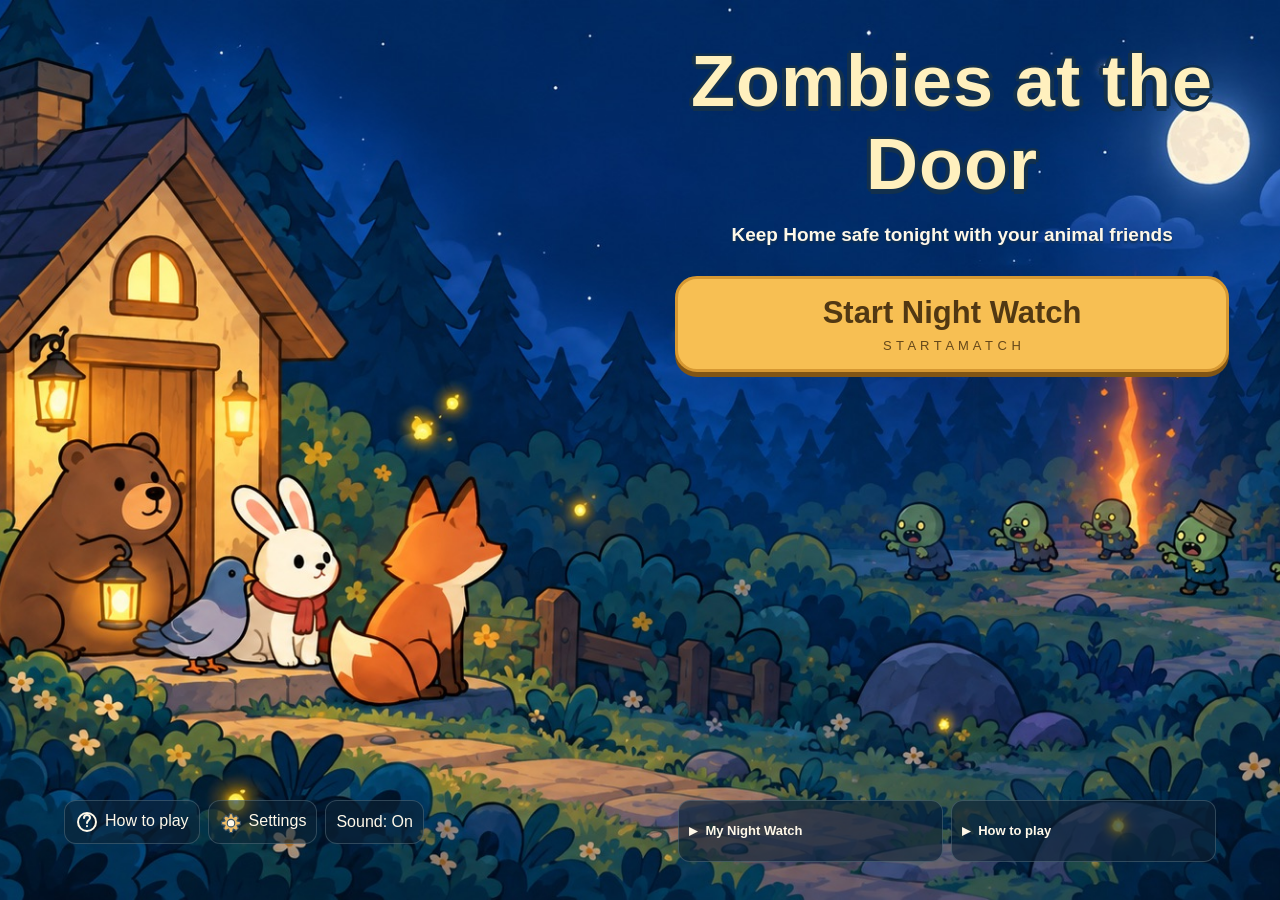
<file: index.html>
<!DOCTYPE html>
<html lang="en">
<head>
<meta charset="utf-8">
<meta name="viewport" content="width=device-width,initial-scale=1,maximum-scale=1,user-scalable=no,viewport-fit=cover">
<meta name="apple-mobile-web-app-capable" content="yes">
<meta name="mobile-web-app-capable" content="yes">
<meta name="theme-color" content="#293e57">
<link rel="icon" type="image/png" sizes="32x32" href="./assets/icon-32.png">
<link rel="icon" type="image/png" sizes="192x192" href="./assets/icon-192.png">
<link rel="apple-touch-icon" sizes="180x180" href="./assets/icon-180.png">
<title data-i18n="static.title">僵尸在敲门</title>
<link rel="stylesheet" href="./css/style.css">
</head>
<body>
<div id="viewportScene" data-scene="home" aria-hidden="true">
  <canvas id="edgeScene"></canvas>
  <img class="edgeHome" src="./assets/ui-home-scene-v1.jpg" alt="" draggable="false">
</div>
<div id="stage">
  <canvas id="game" tabindex="0" role="application" aria-label="战场：方向键移动，回车放置或选中，Esc取消"></canvas>
  <div id="fieldStatus" class="srOnly" role="status" aria-live="polite"></div>
  <button id="pauseBtn" type="button" aria-label="暂停">Ⅱ</button>
  <div id="atmosphere" aria-hidden="true">
    <div class="film"></div>
    <div class="grain"></div>
    <div id="dangerVeil"></div>
    <div id="whisper"></div>
  </div>

  <div id="hud">
    <div class="side p">
      <div class="hname" data-i18n="static.yourHome">你的家园</div>
      <div class="bar"><i id="pHpBar"></i></div>
      <div class="hnum" id="pHpTxt">100 / 100</div>
    </div>
    <div class="mid">
      <div id="timer">--</div>
      <div id="roundLbl" data-i18n="static.roundLabel">第 1 / 12 小局</div>
    </div>
    <div class="side g">
      <div class="hname" id="gName" data-i18n="static.mirrorName">镜像</div>
      <div class="bar g"><i id="gHpBar"></i></div>
      <div class="hnum" id="gHpTxt">100 / 100</div>
      <div class="gtag" id="gTag"></div>
    </div>
  </div>

  <div id="relicBar"></div>
  <div id="pips"></div>
  <div id="lead" class="lead"></div>

  <div id="buildBar">
    <div class="info shopTrayLabel">
      <div class="coins"><span data-i18n="static.coins">金币</span> <b id="coins">0</b></div>
    <div class="hint" id="buildHint" data-i18n="static.buildHint">拖动动物卡片到空地放置 · 也可以先点卡片再点空地</div>
    </div>
    <div class="shopTray"><div id="cards"></div></div>
    <button id="startBtn" class="start" data-i18n="static.startDefense">开始防守</button>
  </div>

  <div id="bottom">
    <div id="battleBar">
      <button id="flareBtn" class="ability"><span class="abilityName" data-i18n="static.flareName">照明弹</span><b id="flareN">3</b><em data-i18n="static.flareHint">点按钮再点战场</em></button>
      <div class="battleTip" data-i18n="static.battleTip">裂隙两侧各吐出一半怪物 · 别让脚步声先到你家门口</div>
      <button id="repairBtn" class="ability"><span class="abilityName" data-i18n="static.repairName">急修</span><b id="repairN">2</b><em data-i18n="static.repairHint">立刻回 16 点</em></button>
    </div>
  </div>

  <div id="matchmaking" aria-live="polite"></div>
  <div id="coopHud" aria-live="polite"></div>
  <div id="placementConfirm" aria-live="polite"></div>
  <div id="tutorialHand" aria-live="polite"></div>
  <button id="tutorialSkip" type="button" data-i18n="static.skipTutorial">跳过教学</button>
  <div id="unitPanel"></div>
  <div id="toast" role="status" aria-live="polite"></div>
  <div id="overlay"></div>
</div>

<script src="./js/i18n.js"></script>
<script src="./js/config.js"></script>
<script src="./js/sim.js"></script>
<script src="./js/bots.js"></script>
<script src="./js/audio.js"></script>
<script src="./js/art_assets.js"></script>
<script src="./js/render.js"></script>
<script src="./js/meta.js"></script>
<script src="./js/monetize.js"></script>
<script src="./js/ui.js"></script>
<script src="./js/main.js"></script>
</body>
</html>
</file>
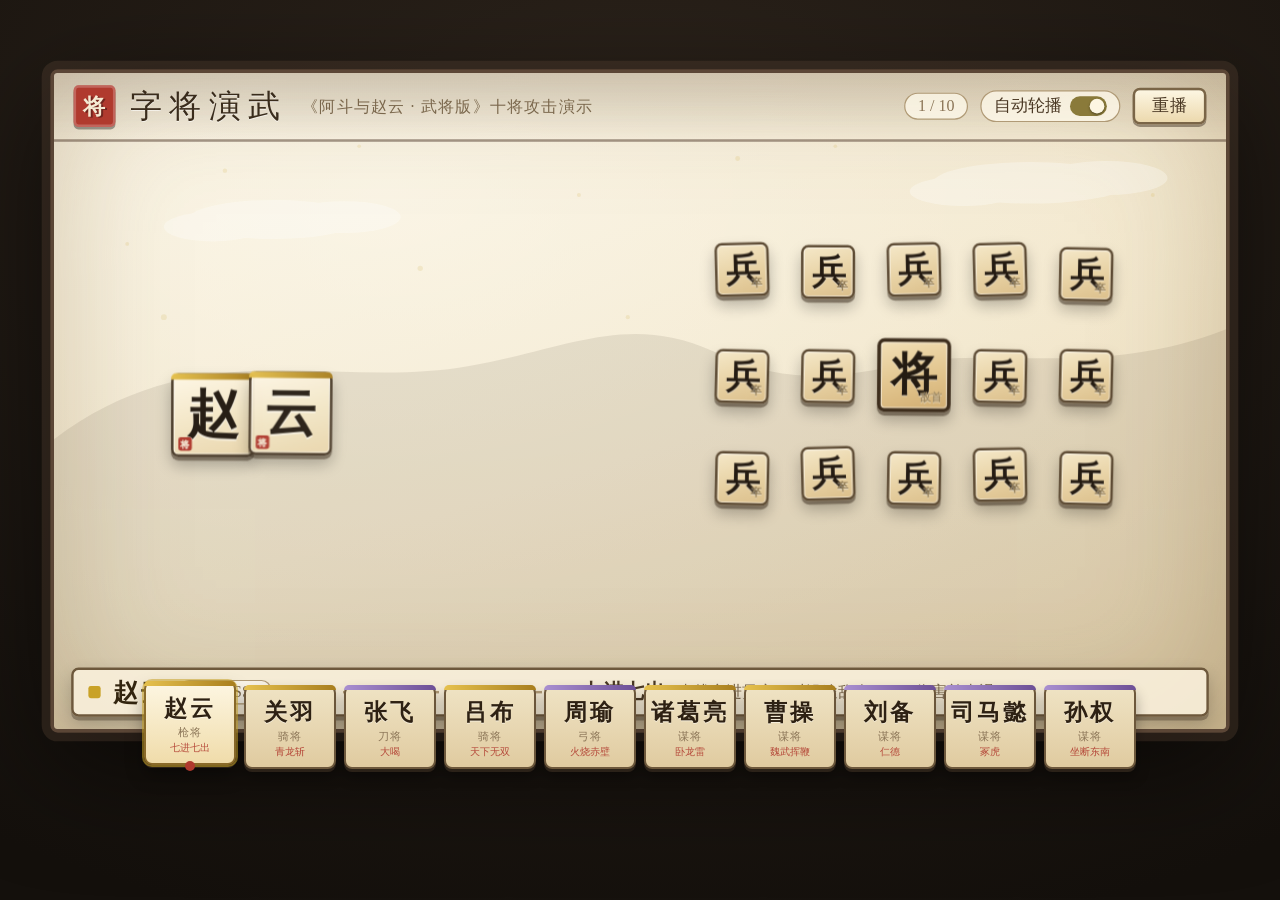
<file: warriors-attack.html>
<!DOCTYPE html>
<html lang="zh-CN">
<head>
<meta charset="UTF-8">
<meta name="viewport" content="width=device-width,initial-scale=1">
<title>字将演武 · 十将攻击演示（阿斗与赵云·武将版）</title>
<style>
/* ============ 基础 ============ */
*{margin:0;padding:0;box-sizing:border-box}
html,body{height:100%}
body{
  background:#14100c radial-gradient(1200px 800px at 50% 18%, #2c231b, #14100c);
  font-family:"KaiTi","STKaiti","SimSun",serif;
  color:#2a2118;
  display:flex;align-items:center;justify-content:center;
  overflow:auto;
  -webkit-user-select:none;user-select:none;
}
#wrap{display:flex;flex-direction:column;align-items:center;gap:14px;padding:20px 8px}

/* ============ 舞台（960×540 逻辑坐标） ============ */
#stage{
  position:relative;width:960px;height:540px;flex:none;
  background:
    radial-gradient(900px 520px at 28% 18%, rgba(255,253,245,.55), rgba(0,0,0,0)),
    linear-gradient(163deg,#f7efdb 0%,#f0e3c5 55%,#e7d4af 100%);
  border:3px solid #5b4636;
  outline:7px solid rgba(91,70,54,.32);
  box-shadow:0 26px 90px rgba(0,0,0,.6), inset 0 0 110px rgba(122,92,42,.30);
  border-radius:6px;
  overflow:hidden;
  transform-origin:50% 50%;
}
#bg{position:absolute;inset:0;z-index:0;pointer-events:none}
#stage.shake-sm{animation:shk-sm .22s linear}
#stage.shake-md{animation:shk-md .3s linear}
#stage.shake-lg{animation:shk-lg .42s linear}
@keyframes shk-sm{0%{transform:translate(0,0)}25%{transform:translate(2px,-2px)}50%{transform:translate(-2px,2px)}75%{transform:translate(2px,1px)}100%{transform:translate(0,0)}}
@keyframes shk-md{0%{transform:translate(0,0)}15%{transform:translate(4px,-4px)}30%{transform:translate(-5px,3px)}45%{transform:translate(4px,4px)}60%{transform:translate(-3px,-4px)}80%{transform:translate(3px,2px)}100%{transform:translate(0,0)}}
@keyframes shk-lg{0%{transform:translate(0,0)}10%{transform:translate(7px,-7px)}20%{transform:translate(-8px,5px)}30%{transform:translate(7px,7px)}40%{transform:translate(-6px,-7px)}55%{transform:translate(5px,5px)}70%{transform:translate(-4px,-3px)}85%{transform:translate(3px,2px)}100%{transform:translate(0,0)}}

/* ============ 标题栏 ============ */
#titlebar{
  position:absolute;top:0;left:0;right:0;height:56px;z-index:30;
  display:flex;align-items:center;gap:12px;
  padding:0 16px;
  border-bottom:2px solid rgba(91,70,54,.45);
  background:linear-gradient(180deg,rgba(91,70,54,.16),rgba(91,70,54,0));
  pointer-events:none;
}
#titlebar .seal{
  flex:none;width:34px;height:34px;border-radius:4px;
  background:#b03a2e;color:#f5ead2;
  font-size:18px;font-weight:bold;letter-spacing:0;
  display:flex;align-items:center;justify-content:center;
  box-shadow:0 2px 0 rgba(0,0,0,.35), inset 0 0 0 2px rgba(255,255,255,.22);
  text-shadow:1px 1px 0 rgba(0,0,0,.35);
}
#titlebar .tt{font-family:"STLiti","LiSu","KaiTi",serif;font-size:26px;letter-spacing:6px;color:#3a2c1c;text-shadow:0 1px 0 rgba(255,255,255,.6)}
#titlebar .sub{font-size:13px;color:#7a674c;letter-spacing:1px;margin-top:2px}
#titlebar .spacer{flex:1;pointer-events:none}
#titlebar .ctrls{display:flex;align-items:center;gap:10px;pointer-events:auto}
#titlebar .step{font-size:13px;color:#8a7456;background:rgba(255,250,235,.75);border:1px solid #b09a76;border-radius:12px;padding:2px 10px}
#titlebar button{
  font-family:inherit;font-size:14px;color:#4a3824;cursor:pointer;
  background:linear-gradient(180deg,#fdf6e2,#ecd9ae);
  border:2px solid #7a6547;border-radius:6px;padding:4px 14px;
  box-shadow:0 2px 0 rgba(74,59,42,.5);
}
#titlebar button:hover{background:linear-gradient(180deg,#fff8e6,#f2e0b6)}
#titlebar button:active{transform:translateY(1px);box-shadow:0 1px 0 rgba(74,59,42,.5)}
#titlebar .switch{display:flex;align-items:center;gap:6px;font-size:14px;color:#4a3824;background:rgba(255,250,235,.75);border:1px solid #b09a76;border-radius:16px;padding:3px 10px;cursor:pointer}
#titlebar .switch .knob{width:30px;height:16px;border-radius:8px;background:#c9b894;position:relative;transition:background .2s;flex:none}
#titlebar .switch .knob::after{content:"";position:absolute;top:2px;left:2px;width:12px;height:12px;border-radius:50%;background:#fdf6e2;box-shadow:0 1px 2px rgba(0,0,0,.4);transition:left .2s}
#titlebar .switch.on .knob{background:#8a7a3a}
#titlebar .switch.on .knob::after{left:16px}

/* ============ 字牌 ============ */
.tile{
  position:absolute;z-index:2;
  display:flex;align-items:center;justify-content:center;
  font-family:"KaiTi","STKaiti","SimHei",serif;font-weight:bold;
  color:#241b12;text-shadow:0 1px 0 rgba(255,255,255,.55);
  background:linear-gradient(165deg,#fcf4e2 0%,#f1e3c2 55%,#e7d3a9 100%);
  border:2px solid #4a3b2a;border-radius:6px;
  box-shadow:0 3px 0 rgba(74,59,42,.55), 0 7px 12px rgba(0,0,0,.26), inset 0 0 0 1px rgba(255,255,255,.5);
  pointer-events:none;
  will-change:left,top,transform,opacity,filter;
}
.tile .qbar{position:absolute;top:-2px;left:-2px;right:-2px;height:5px;border-radius:4px 4px 0 0}
.tile .qbar.gold{background:linear-gradient(90deg,#e6c14e,#a87e1e)}
.tile .qbar.purple{background:linear-gradient(90deg,#a98fd0,#6d4f96)}
.tile .corner{position:absolute;bottom:2px;right:4px;font-size:9px;color:#a08a62;letter-spacing:0}
.tile .seal-mini{position:absolute;bottom:3px;left:4px;width:11px;height:11px;border-radius:2px;background:#b03a2e;font-size:7px;color:#f5ead2;display:flex;align-items:center;justify-content:center}

/* 武将字 */
.char{background:linear-gradient(165deg,#fef7e6 0%,#f3e6c6 55%,#ead7ad 100%)}
/* 武器字 */
.weapon{
  border-width:2px;z-index:3;
  font-family:"STLiti","LiSu","KaiTi",serif;
}
/* 敌兵 */
.enemy{background:linear-gradient(165deg,#f5e8c8 0%,#e8d2a4 55%,#dcc08c 100%);border-color:#5c4a33}
.enemy .corner{color:#8f7a54}
/* 精英 */
.elite{border-width:3px;border-color:#3d2d1c;background:linear-gradient(165deg,#f3e0b6 0%,#e2c58e 55%,#d2ae72 100%)}
/* 友军 */
.ally{background:linear-gradient(165deg,#eef0e0 0%,#d8dec0 55%,#c6cd9f 100%);border-color:#57604a}

/* 慢速/眩晕小标记 */
.minimark{position:absolute;z-index:6;font-size:17px;font-weight:bold;pointer-events:none;opacity:0}
.minimark.slow{color:#7a4f9e;text-shadow:0 0 6px rgba(122,79,158,.9)}
.minimark.star{color:#e0a81f;text-shadow:0 0 8px rgba(224,168,31,.95)}

/* ============ 特效层 ============ */
#fx{position:absolute;inset:0;z-index:8;pointer-events:none}

/* 飘字 */
.float-text{
  position:absolute;z-index:20;pointer-events:none;
  font-family:"KaiTi","STKaiti",serif;font-weight:bold;
  white-space:nowrap;
  text-shadow:0 2px 0 rgba(0,0,0,.35), 0 0 12px rgba(0,0,0,.15);
  animation:floatUp 1.25s ease-out forwards;
}
@keyframes floatUp{
  0%{opacity:0;transform:translateY(6px) scale(.6)}
  12%{opacity:1;transform:translateY(0) scale(1.15)}
  26%{transform:translateY(-8px) scale(1)}
  100%{opacity:0;transform:translateY(-46px) scale(.92)}
}
.float-text.dmg{color:#c1351d;font-size:26px}
.float-text.burn{color:#e2601f;font-size:22px}
.float-text.heal{color:#3f9e58;font-size:22px}
.float-text.buff{color:#c9a227;font-size:20px}
.float-text.info{color:#4a3b2a;font-size:17px}
.float-text.gold{color:#d4a017;font-size:26px}
.float-text.red{color:#d33;font-size:20px}

/* 技能大字 */
#bigtext{
  position:absolute;left:0;right:0;top:150px;z-index:25;text-align:center;
  pointer-events:none;opacity:0;
}
#bigtext.show{animation:btPop 1.7s cubic-bezier(.16,.8,.3,1) forwards}
@keyframes btPop{
  0%{opacity:0;transform:scale(.3) rotate(-4deg)}
  14%{opacity:1;transform:scale(1.12) rotate(1deg)}
  26%{transform:scale(1) rotate(0)}
  72%{opacity:1;transform:scale(1.02)}
  100%{opacity:0;transform:scale(.94) translateY(-14px)}
}
#bt-main{
  display:inline-block;
  font-family:"STLiti","LiSu","KaiTi",serif;
  font-size:74px;font-weight:bold;letter-spacing:10px;
  color:#241b12;
  background:linear-gradient(180deg,#fff8e8 8%,#e8d3a4 100%);
  -webkit-background-clip:text;background-clip:text;
  text-shadow:0 0 0 transparent;
  filter:drop-shadow(0 3px 0 rgba(74,59,42,.85)) drop-shadow(0 0 18px rgba(0,0,0,.28));
  padding:0 26px;
}
#bt-sub{display:block;margin-top:8px;font-size:18px;color:#5c4628;letter-spacing:2px;text-shadow:0 1px 0 rgba(255,255,255,.7)}
#bt-seal{position:absolute;left:50%;top:-10px;margin-left:150px;width:30px;height:30px;border-radius:3px;background:#b03a2e;color:#f5ead2;font-size:13px;display:flex;align-items:center;justify-content:center;box-shadow:0 2px 0 rgba(0,0,0,.3);transform:rotate(8deg)}

/* ============ 战报条 ============ */
#report{
  position:absolute;left:14px;right:14px;bottom:10px;height:40px;z-index:26;
  display:flex;align-items:center;gap:10px;
  background:rgba(250,241,220,.88);
  border:2px solid #6d583c;border-radius:6px;
  padding:0 12px;
  box-shadow:0 3px 0 rgba(74,59,42,.4), 0 6px 14px rgba(0,0,0,.2);
  pointer-events:none;
}
#report .rq{width:10px;height:10px;border-radius:2px;flex:none}
#report .rq.gold{background:#c9a227}
#report .rq.purple{background:#7d5ba6}
#report .rname{font-size:20px;font-weight:bold;color:#33250f;letter-spacing:2px;flex:none}
#report .rjob{font-size:13px;color:#7a674c;flex:none;border:1px solid #b09a76;border-radius:8px;padding:0 7px;background:rgba(255,255,255,.4)}
#report .rdash{flex:1;height:2px;background:repeating-linear-gradient(90deg,#b09a76 0 6px,transparent 6px 12px)}
#report .rskill{font-size:16px;color:#4a3824;flex:none;font-weight:bold;letter-spacing:1px}
#report .rdesc{font-size:13px;color:#7a674c;flex:none;max-width:430px;white-space:nowrap;overflow:hidden;text-overflow:ellipsis}
#report .rhit{flex:none;font-size:13px;color:#b03a2e;min-width:150px;text-align:right;transition:opacity .3s}

/* ============ 武将切换栏 ============ */
#bar{
  display:flex;gap:8px;justify-content:center;flex-wrap:wrap;
  width:100%;max-width:1016px;
}
.hbtn{
  position:relative;cursor:pointer;font-family:inherit;
  width:92px;height:84px;padding:6px 4px 4px;
  display:flex;flex-direction:column;align-items:center;justify-content:center;gap:1px;
  background:linear-gradient(180deg,#efe3c4,#e0cba0);
  border:2px solid #6d583c;border-radius:8px;
  box-shadow:0 3px 0 rgba(74,59,42,.5), 0 8px 14px rgba(0,0,0,.3);
  transition:transform .12s, box-shadow .12s;
}
.hbtn:hover{transform:translateY(-2px)}
.hbtn:active{transform:translateY(1px);box-shadow:0 1px 0 rgba(74,59,42,.5)}
.hbtn .hq{position:absolute;top:-2px;left:-2px;right:-2px;height:5px;border-radius:6px 6px 0 0}
.hbtn .hq.gold{background:linear-gradient(90deg,#e6c14e,#a87e1e)}
.hbtn .hq.purple{background:linear-gradient(90deg,#a98fd0,#6d4f96)}
.hbtn .hnm{font-size:23px;font-weight:bold;color:#2e2113;letter-spacing:3px;text-shadow:0 1px 0 rgba(255,255,255,.5)}
.hbtn .hjb{font-size:11px;color:#8a7456;letter-spacing:1px}
.hbtn .hsk{font-size:10px;color:#b03a2e;letter-spacing:0;opacity:.9;max-width:84px;white-space:nowrap;overflow:hidden;text-overflow:ellipsis}
.hbtn.cur{
  background:linear-gradient(180deg,#fdf6e2,#f0dcaa);
  border-color:#8a6a2a;
  box-shadow:0 0 0 2px rgba(201,162,39,.55), 0 3px 0 rgba(74,59,42,.5), 0 10px 18px rgba(0,0,0,.35);
  transform:translateY(-4px);
}
.hbtn .hsr{position:absolute;bottom:-8px;left:50%;margin-left:-5px;width:10px;height:10px;border-radius:50%;background:#b03a2e;opacity:0;transition:opacity .15s}
.hbtn.cur .hsr{opacity:1}

@media (max-width:1020px){#wrap{gap:10px}}
</style>
</head>
<body>
<div id="wrap">
  <div id="stage">
    <!-- 背景装饰：远山 / 祥云 / 洒金 -->
    <svg id="bg" viewBox="0 0 960 540" preserveAspectRatio="xMidYMid slice" aria-hidden="true">
      <g fill="#4a3b2a" opacity=".10">
        <path d="M0,300 C120,210 230,260 340,240 C420,226 470,196 540,228 C600,256 640,250 700,238 C770,224 860,250 960,210 L960,540 L0,540 Z"/>
        <path d="M0,360 C140,300 300,330 420,312 C520,298 620,330 740,316 C830,306 910,322 960,300 L960,540 L0,540 Z" opacity=".8"/>
      </g>
      <g fill="#ffffff" opacity=".30">
        <ellipse cx="180" cy="120" rx="70" ry="16"/>
        <ellipse cx="130" cy="126" rx="40" ry="12"/>
        <ellipse cx="238" cy="118" rx="46" ry="13"/>
        <ellipse cx="800" cy="90" rx="80" ry="17"/>
        <ellipse cx="745" cy="97" rx="44" ry="12"/>
        <ellipse cx="862" cy="86" rx="50" ry="14"/>
      </g>
      <g fill="#c9a227" opacity=".14">
        <circle cx="90" cy="200" r="2.4"/><circle cx="140" cy="80" r="1.8"/><circle cx="300" cy="160" r="2.2"/>
        <circle cx="430" cy="100" r="1.6"/><circle cx="560" cy="70" r="2"/><circle cx="700" cy="150" r="1.8"/>
        <circle cx="830" cy="180" r="2.2"/><circle cx="900" cy="100" r="1.6"/><circle cx="250" cy="60" r="1.5"/>
        <circle cx="640" cy="60" r="1.5"/><circle cx="470" cy="200" r="1.7"/><circle cx="60" cy="140" r="1.6"/>
      </g>
    </svg>

    <!-- 标题栏 -->
    <div id="titlebar">
      <div class="seal">将</div>
      <div>
        <div class="tt">字将演武</div>
      </div>
      <div class="sub">《阿斗与赵云 · 武将版》十将攻击演示</div>
      <div class="spacer"></div>
      <div class="ctrls">
        <span class="step" id="step-info">1 / 10</span>
        <div class="switch" id="auto-switch" title="自动轮播武将"><span>自动轮播</span><span class="knob"></span></div>
        <button id="btn-replay" title="重播当前武将">重播</button>
      </div>
    </div>

    <!-- 战斗层 -->
    <div id="layer-allies"></div>
    <div id="layer-enemies"></div>
    <div id="layer-hero"></div>

    <canvas id="fx"></canvas>

    <!-- 技能大字 -->
    <div id="bigtext"><span id="bt-seal" style="display:none">将</span><span id="bt-main"></span><span id="bt-sub"></span></div>

    <!-- 战报条 -->
    <div id="report">
      <span class="rq" id="rq"></span>
      <span class="rname" id="rname"></span>
      <span class="rjob" id="rjob"></span>
      <span class="rdash"></span>
      <span class="rskill" id="rskill"></span>
      <span class="rdesc" id="rdesc"></span>
      <span class="rhit" id="rhit"></span>
    </div>
  </div>

  <!-- 武将切换栏 -->
  <div id="bar"></div>
</div>

<script>
"use strict";
/* ================= 工具 ================= */
const $ = s => document.querySelector(s);
const clamp = (v,a,b)=>v<a?a:(v>b?b:v);
const lerp = (a,b,t)=>a+(b-a)*t;
const rnd = (a,b)=>a+Math.random()*(b-a);
const easeOutCubic = t=>1-Math.pow(1-t,3);
const easeInCubic = t=>t*t*t;
const easeInOutSine = t=>-(Math.cos(Math.PI*t)-1)/2;
const easeOutBack = t=>{const c=1.70158;const p=c+1;return 1+Math.pow(t-1,3)*(p*Math.pow(t-1,2)+c*(t-1)+1);};
const easeOutElastic = t=>{if(t===0||t===1)return t;return Math.pow(2,-10*t)*Math.sin((t*10-0.75)*(2*Math.PI/3))+1;};

/* ================= 常量 ================= */
const SW=960, SH=540;
const HERO_CX=170, HERO_CY=245;      // 武将字牌中心
const ALLY_POS=[[62,180],[62,260],[62,340]];  // 友军位置
const ENEMY_COLS=[560,630,700,770,840];
const ENEMY_ROWS=[162,245,328];
const ELITE_POS={x:700,y:245};        // 精英敌（第二排中间）
const TILE_SIZE={
  char2:68, char3:56, weapon:62, enemy:44, elite:60, ally:52, fire:48, seal:26
};

/* ================= 全局状态 ================= */
const state={
  t:0, auto:true, idx:0,
  hero:null, done:false, playing:false,
  parts:[], floats:[],
  enemies:[], allies:[],
};

/* ================= 舞台缩放 ================= */
function fitStage(){
  const s=Math.min(window.innerWidth/1000, (window.innerHeight-40)/700);
  const st=$('#stage');
  st.style.transform='scale('+Math.min(1.35,Math.max(0.35,s))+')';
}
window.addEventListener('resize',fitStage);

/* ================= 震屏 ================= */
function shake(level){
  const st=$('#stage');
  st.classList.remove('shake-sm','shake-md','shake-lg');
  void st.offsetWidth;
  st.classList.add(level==='lg'?'shake-lg':(level==='md'?'shake-md':'shake-sm'));
}

/* ================= 飘字 ================= */
function floatText(x,y,text,cls){
  const el=document.createElement('span');
  el.className='float-text '+cls;
  el.textContent=text;
  el.style.left=x+'px'; el.style.top=y+'px';
  $('#stage').appendChild(el);
  setTimeout(()=>el.remove(),1300);
}

/* ================= 技能大字 ================= */
function bigText(main,sub){
  $('#bt-main').textContent=main;
  $('#bt-sub').textContent=sub||'';
  $('#bt-seal').style.display=sub?'flex':'none';
  const bt=$('#bigtext');
  bt.classList.remove('show');
  void bt.offsetWidth;
  bt.classList.add('show');
}

/* ================= Canvas 初始化 ================= */
const fx=$('#fx'), fctx=fx.getContext('2d');
function initCanvas(){
  fx.width=SW*2; fx.height=SH*2;
  fctx.scale(2,2);
}

/* ================= 粒子系统 ================= */
function spawn(o){ state.parts.push(o); }
function ink(x,y,n,power){
  for(let i=0;i<n;i++){
    const a=rnd(0,Math.PI*2), sp=rnd(20,130)*(power||1);
    spawn({type:'ink',x,y,vx:Math.cos(a)*sp,vy:Math.sin(a)*sp-40,t:0,life:rnd(.5,.9),r:rnd(2,5.5)*Math.max(.6,power*0.9),g:rnd(300,560)});
  }
}
function fire(x,y,n,up){
  for(let i=0;i<n;i++){
    spawn({type:'fire',x:x+rnd(-14,14),y:y+rnd(-6,6),vx:rnd(-24,24),vy:rnd(-130,-40)*(up!==false?1:0.6),t:0,life:rnd(.5,1.1),r:rnd(2,6.5),hue:rnd(14,42)});
  }
}
function smoke(x,y,n){
  for(let i=0;i<n;i++){
    spawn({type:'smoke',x:x+rnd(-8,8),y:y+rnd(-6,6),vx:rnd(-14,14),vy:rnd(-70,-30),t:0,life:rnd(.8,1.4),r:rnd(3,8)});
  }
}
function spark(x,y,n,color){
  for(let i=0;i<n;i++){
    const a=rnd(0,Math.PI*2), sp=rnd(40,190);
    spawn({type:'spark',x,y,vx:Math.cos(a)*sp,vy:Math.sin(a)*sp,t:0,life:rnd(.35,.7),r:rnd(1.5,3.4),color:color||'#e8d27a'});
  }
}
function ring(x,y,color,r0,r1,life,w){
  spawn({type:'ring',x,y,color,r0:r0||10,r1:r1||200,t:0,life:life||0.6,w:w||5});
}
function slash(x,y,ang,len,color,life){
  spawn({type:'slash',x,y,ang,rad:len,t:0,life:life||0.3,color:color||'#e8e8e8'});
}
function bolt(x1,y1,x2,y2,color){
  const seg=6, pts=[[x1,y1]];
  for(let i=1;i<seg;i++){
    pts.push([lerp(x1,x2,i/seg)+rnd(-14,14), lerp(y1,y2,i/seg)+rnd(-14,14)]);
  }
  pts.push([x2,y2]);
  spawn({type:'bolt',pts,t:0,life:0.14,color:color||'#f4e9a8',seed:Math.random()});
}
function cloud(x,y,r,alpha,life){
  spawn({type:'cloud',x,y,r,t:0,life:life||1.4,alpha:alpha||0.4});
}
function aura(x,y,r,color,alpha,life){
  spawn({type:'aura',x,y,r,t:0,life:life||1.6,color:color||'#5d4a8c',alpha:alpha||0.5});
}
function petal(x,y,n){
  for(let i=0;i<n;i++){
    spawn({type:'petal',x:x+rnd(-30,30),y:y+rnd(-10,10),vx:rnd(-26,26),vy:rnd(-70,-28),t:0,life:rnd(.9,1.6),r:rnd(2.5,4.5),rot:rnd(0,Math.PI*2)});
  }
}
function coin(x,y,n){
  for(let i=0;i<n;i++){
    spawn({type:'coin',x:x+rnd(-260,260),y:y+rnd(-40,0),vx:rnd(-16,16),vy:rnd(90,220),t:0,life:1.6,r:rnd(6,10),rot:rnd(0,Math.PI*2),bounce:0});
  }
}
function healFx(x,y,color){
  spawn({type:'heal',x:x+rnd(-8,8),y:y+rnd(-8,8),t:0,life:0.9,color:color||'#6fd48a'});
}
function starFx(x,y){
  spawn({type:'star',x:x+rnd(-6,6),y:y-rnd(0,26),t:0,life:rnd(.9,1.3),r:rnd(5,8)});
}
function ghost(x,y,text,scale,alpha){
  spawn({type:'ghost',x,y,text,scale:scale||1,alpha:alpha||0.3,t:0,life:0.4});
}
function ghostPair(x,y,ch1,ch2,w,scale,alpha){
  spawn({type:'ghost',x:x-w/2,y,text:ch1,scale:scale||1,alpha:alpha||0.3,t:0,life:0.4});
  spawn({type:'ghost',x:x+w/2,y,text:ch2,scale:scale||1,alpha:alpha||0.3,t:0,life:0.4});
}

function drawParticle(p){
  const a=1-clamp(p.t/p.life,0,1);
  switch(p.type){
    case 'ink':{
      p.x+=p.vx*(p.g?0.016:1); p.y+=p.vy*0.016;
      p.vx*=0.96; p.vy=p.vy*0.96+110*0.016;
      fctx.globalAlpha=Math.max(0,a*0.8);
      fctx.fillStyle='#2a2118';
      fctx.beginPath(); fctx.arc(p.x,p.y,p.r*a,0,7); fctx.fill();
      break;
    }
    case 'fire':{
      p.x+=p.vx*0.016; p.y+=p.vy*0.016; p.vx*=0.97;
      const grd=fctx.createRadialGradient(p.x,p.y,0,p.x,p.y,p.r*2.4);
      fctx.globalAlpha=Math.max(0,a*0.85);
      grd.addColorStop(0,'rgba(255,244,190,1)');
      grd.addColorStop(0.4,'rgba(255,'+Math.floor(120+p.hue*2)+',40,'+0.9+')');
      grd.addColorStop(1,'rgba(220,60,10,0)');
      fctx.fillStyle=grd;
      fctx.beginPath(); fctx.arc(p.x,p.y,p.r*2.2*a+1,0,7); fctx.fill();
      break;
    }
    case 'smoke':{
      p.x+=p.vx*0.016; p.y+=p.vy*0.016; p.r+=6*0.016;
      fctx.globalAlpha=Math.max(0,a*0.35);
      fctx.fillStyle='#3a3a3a';
      fctx.beginPath(); fctx.arc(p.x,p.y,p.r*a,0,7); fctx.fill();
      break;
    }
    case 'spark':{
      p.x+=p.vx*0.016; p.y+=p.vy*0.016; p.vx*=0.94; p.vy*=0.94;
      fctx.globalAlpha=Math.max(0,a);
      fctx.fillStyle=p.color;
      fctx.beginPath(); fctx.arc(p.x,p.y,p.r*a,0,7); fctx.fill();
      break;
    }
    case 'ring':{
      const r=lerp(p.r0,p.r1,1-Math.pow(1-clamp(p.t/p.life,0,1),2));
      fctx.globalAlpha=Math.max(0,a*0.85);
      fctx.strokeStyle=p.color; fctx.lineWidth=Math.max(1,p.w*a);
      fctx.beginPath(); fctx.arc(p.x,p.y,r,0,7); fctx.stroke();
      break;
    }
    case 'slash':{
      fctx.globalAlpha=Math.max(0,a);
      const grd=fctx.createRadialGradient(p.x,p.y,0,p.x,p.y,p.rad*2);
      grd.addColorStop(0,p.color);
      grd.addColorStop(1,'rgba(255,255,255,0)');
      fctx.fillStyle=grd;
      fctx.save(); fctx.translate(p.x,p.y); fctx.rotate(p.ang);
      fctx.beginPath();
      fctx.moveTo(-p.rad*0.1,0);
      fctx.quadraticCurveTo(p.rad*0.55,-p.rad*0.34,p.rad,0);
      fctx.quadraticCurveTo(p.rad*0.55,p.rad*0.34,-p.rad*0.1,0);
      fctx.fill(); fctx.restore();
      break;
    }
    case 'bolt':{
      fctx.globalAlpha=Math.max(0,a);
      fctx.lineJoin='round';
      fctx.strokeStyle=p.color; fctx.lineWidth=3.2*a+0.6;
      fctx.beginPath(); fctx.moveTo(p.pts[0][0],p.pts[0][1]);
      for(let i=1;i<p.pts.length;i++){
        const jx=p.pts[i][0]+rnd(-3,3), jy=p.pts[i][1]+rnd(-3,3);
        fctx.lineTo(jx,jy);
      }
      fctx.stroke();
      fctx.strokeStyle='rgba(255,255,255,'+(0.9*a)+')'; fctx.lineWidth=1.4;
      fctx.beginPath(); fctx.moveTo(p.pts[0][0],p.pts[0][1]);
      for(let i=1;i<p.pts.length;i++) fctx.lineTo(p.pts[i][0],p.pts[i][1]);
      fctx.stroke();
      break;
    }
    case 'cloud':{
      fctx.globalAlpha=Math.max(0,a*p.alpha);
      const grd=fctx.createRadialGradient(p.x,p.y,0,p.x,p.y,p.r);
      grd.addColorStop(0,'rgba(50,44,60,0.9)');
      grd.addColorStop(1,'rgba(50,44,60,0)');
      fctx.fillStyle=grd;
      fctx.beginPath(); fctx.arc(p.x,p.y,p.r,0,7); fctx.fill();
      break;
    }
    case 'aura':{
      fctx.globalAlpha=Math.max(0,a*p.alpha);
      const grd=fctx.createRadialGradient(p.x,p.y,0,p.x,p.y,p.r);
      grd.addColorStop(0,p.color);
      grd.addColorStop(1,'rgba(0,0,0,0)');
      fctx.fillStyle=grd;
      fctx.beginPath(); fctx.arc(p.x,p.y,p.r,0,7); fctx.fill();
      break;
    }
    case 'petal':{
      p.x+=p.vx*0.016; p.y+=p.vy*0.016; p.rot+=2*0.016;
      fctx.globalAlpha=Math.max(0,a*0.8);
      fctx.fillStyle='#f0a9bd';
      fctx.save(); fctx.translate(p.x,p.y); fctx.rotate(p.rot);
      fctx.beginPath(); fctx.ellipse(0,0,p.r,p.r*0.62,0,0,7); fctx.fill(); fctx.restore();
      break;
    }
    case 'coin':{
      p.x+=p.vx*0.016; p.vy+=380*0.016; p.y+=p.vy*0.016; p.rot+=3*0.016;
      if(p.y>SH-120 && p.bounce<2){ p.y=SH-120; p.vy*=-0.42; p.bounce++; spark(p.x,p.y,3,'#f4d982'); }
      fctx.globalAlpha=Math.max(0,Math.min(1,a+0.3));
      fctx.save(); fctx.translate(p.x,p.y); fctx.rotate(p.rot);
      fctx.fillStyle='#d4a017'; fctx.strokeStyle='#8a6a12'; fctx.lineWidth=1.6;
      fctx.beginPath(); fctx.arc(0,0,p.r,0,7); fctx.fill(); fctx.stroke();
      fctx.fillStyle='#8a6a12';
      fctx.fillRect(-p.r*0.28,-p.r*0.28,p.r*0.56,p.r*0.56);
      fctx.restore();
      break;
    }
    case 'heal':{
      p.y-=26*0.016;
      fctx.globalAlpha=Math.max(0,a);
      fctx.strokeStyle=p.color; fctx.lineWidth=2.6;
      fctx.beginPath(); fctx.moveTo(p.x-7,p.y); fctx.lineTo(p.x+7,p.y);
      fctx.moveTo(p.x,p.y-7); fctx.lineTo(p.x,p.y+7); fctx.stroke();
      break;
    }
    case 'star':{
      p.y-=10*0.016; p.rot=(p.rot||0)+3*0.016;
      fctx.globalAlpha=Math.max(0,a);
      fctx.fillStyle='#e8c23a';
      fctx.save(); fctx.translate(p.x,p.y); fctx.rotate(p.rot||0);
      starPath(p.r); fctx.fill(); fctx.restore();
      break;
    }
    case 'ghost':{
      fctx.globalAlpha=Math.max(0,a*p.alpha);
      fctx.font='bold 46px KaiTi, STKaiti, SimHei, serif';
      fctx.textAlign='center'; fctx.textBaseline='middle';
      fctx.fillStyle='#2a2118';
      fctx.fillText(p.text,p.x,p.y);
      break;
    }
  }
  fctx.globalAlpha=1;
}
function starPath(r){
  fctx.beginPath();
  for(let i=0;i<10;i++){
    const rr=i%2===0?r:r*0.45, ang=i*Math.PI/5-Math.PI/2;
    const x=Math.cos(ang)*rr, y=Math.sin(ang)*rr;
    if(i===0) fctx.moveTo(x,y); else fctx.lineTo(x,y);
  }
  fctx.closePath();
}

/* ================= 敌人系统 ================= */
function makeEnemy(elite,x,y){
  const el=document.createElement('span');
  el.className='tile '+(elite?'elite':'enemy');
  const s=elite?TILE_SIZE.elite:TILE_SIZE.enemy;
  el.style.width=s+'px'; el.style.height=s+'px';
  el.style.fontSize=(s*0.62)+'px';
  el.innerHTML='<span class="corner">'+(elite?'敌首':'卒')+'</span>'+ (elite?'将':'兵');
  $('#layer-enemies').appendChild(el);
  return {
    el, elite:!!elite, x, y, ox:x, oy:y, w:s, seed:Math.random()*7,
    state:'idle', tt:0, vx:0, vy:0, rot:0, vr:0,
    burnT:0, alpha:1, halves:null, markEl:null
  };
}
function buildEnemies(){
  const layer=$('#layer-enemies');
  layer.innerHTML='';
  state.enemies=[];
  ENEMY_ROWS.forEach((ry,ri)=>{
    ENEMY_COLS.forEach((cx,ci)=>{
      if(ri===1 && ci===2) return; // 精英位
      state.enemies.push(makeEnemy(false,cx,ry));
    });
  });
  state.enemies.push(makeEnemy(true,ELITE_POS.x,ELITE_POS.y));
}
function resetEnemies(){
  state.enemies.forEach(e=>{
    e.x=e.ox; e.y=e.oy; e.vx=0; e.vy=0; e.rot=0; e.vr=0; e.tt=0; e.burnT=0; e.alpha=1;
    e.state='idle';
    if(e.halves){ e.halves.forEach(h=>h.remove()); e.halves=null; }
    if(e.markEl){ e.markEl.remove(); e.markEl=null; }
    e.el.style.display='flex';
    e.el.style.filter='';
    e.el.style.opacity='1';
    e.el.classList.remove('stunned');
  });
}
/* 通用敌人动画挂载 */
function applyEnemy(e){
  const el=e.el;
  el.style.left=e.x+'px'; el.style.top=e.y+'px';
  el.style.transform='translate(-50%,-50%) rotate('+e.rot+'deg)';
  el.style.opacity=e.alpha;
}
function updateEnemies(dt){
  for(const e of state.enemies){
    e.tt+=dt;
    switch(e.state){
      case 'idle':
        e.y=e.oy+Math.sin(state.t*2.2+e.seed)*2.5;
        e.rot=Math.sin(state.t*1.4+e.seed)*1.5;
        break;
      case 'knock':{
        e.vx*=Math.pow(0.16,dt); e.vy+=760*dt;
        e.x+=e.vx*dt; e.y+=e.vy*dt; e.rot+=e.vr*dt;
        if(e.y>e.oy+260 || e.x>SW+120 || e.y>SH+40){ e.state='dead'; }
        break;
      }
      case 'split':{
        e.alpha-=dt*1.1;
        if(e.halves){
          e.halves[0].style.transform='translate(-50%,-50%) translate('+(-14-e.rot*0.8)+'px,'+(-22-e.rot)+'px) rotate('+(-16+e.rot)+'deg)';
          e.halves[1].style.transform='translate(-50%,-50%) translate('+(16+e.rot*0.8)+'px,'+(24+e.rot)+'px) rotate('+(14+e.rot)+'deg)';
          e.halves.forEach(h=>h.style.opacity=e.alpha);
        }
        if(e.alpha<=0){ e.state='dead'; e.el.style.display='none'; }
        break;
      }
      case 'burn':{
        e.burnT+=dt;
        const k=clamp(e.burnT/2.6,0,1);
        e.el.style.filter='grayscale('+(0.25+k*0.75)+') brightness('+(1-k*0.55)+') sepia('+(k*0.4)+')';
        if(Math.random()<0.16) smoke(e.x+rnd(-8,8),e.y-10,1);
        if(Math.random()<0.2) fire(e.x,e.y+rnd(-6,12),1,false);
        e.rot=Math.sin(state.t*20+e.seed)*3;
        if(e.burnT>2.7){ e.state='dead'; e.el.style.opacity='0.25'; e.el.style.filter='grayscale(1) brightness(0.35)'; }
        break;
      }
      case 'stun':{
        e.rot=lerp(0,72,clamp(e.tt/0.3,0,1));
        e.y=e.oy+6;
        if(e.markEl) e.markEl.style.opacity='1';
        break;
      }
      case 'slow':{
        e.x=e.ox+Math.sin(state.t*3+e.seed)*3;
        e.y=e.oy+Math.sin(state.t*4.5+e.seed)*2;
        e.rot=Math.sin(state.t*6+e.seed)*3;
        e.el.style.filter='hue-rotate(-40deg) saturate(1.35) brightness(0.78)';
        if(e.markEl) e.markEl.style.opacity='1';
        break;
      }
      case 'dead':
        e.alpha=Math.max(0,e.alpha-dt*1.6);
        if(e.alpha<=0 && e.el.style.display!=='none'){ e.el.style.display='none'; }
        break;
    }
    applyEnemy(e);
  }
}
/* 敌人打击工具 */
function hitEnemy(e,type,pow){
  if(e.state==='dead') return;
  e.tt=0;
  if(type==='knock'){
    e.state='knock';
    e.vx=rnd(150,330)*(pow||1); e.vy=rnd(-300,-160)*(pow||1);
    e.vr=rnd(-520,520);
    ink(e.x,e.y,6,pow||1);
  }else if(type==='split'){
    e.state='split'; e.el.style.display='none';
    const s=e.w, ch=e.el.childNodes[0]?e.el.textContent.trim():'兵';
    e.halves=[];
    for(let i=0;i<2;i++){
      const h=document.createElement('span');
      h.className='tile enemy';
      h.style.width=s+'px'; h.style.height=s+'px';
      h.style.fontSize=(s*0.62)+'px';
      h.style.left=e.x+'px'; h.style.top=e.y+'px';
      h.style.clipPath=i===0?'inset(0 0 50% 0)':'inset(50% 0 0 0)';
      h.style.zIndex='2';
      h.textContent=ch;
      h.style.transition='none';
      $('#layer-enemies').appendChild(h);
      e.halves.push(h);
    }
    ink(e.x,e.y,14,1.6);
    shake('lg');
  }else if(type==='stun'){
    e.state='stun';
    ink(e.x,e.y,4,0.7);
    if(!e.markEl){
      const m=document.createElement('span');
      m.className='minimark star'; m.textContent='★';
      e.markEl=m; $('#layer-enemies').appendChild(m);
    }
    e.markEl.style.left=(e.x+26)+'px'; e.markEl.style.top=(e.y-40)+'px';
    starFx(e.x,e.y);
  }else if(type==='burn'){
    e.state='burn'; e.burnT=0;
    fire(e.x,e.y,8,false);
    floatText(e.x,e.y-24,'80%','burn');
  }else if(type==='slow'){
    e.state='slow';
    aura(e.x,e.y,70,'#6a4f96',0.35,1.2);
    if(!e.markEl){
      const m=document.createElement('span');
      m.className='minimark slow'; m.textContent='慢';
      e.markEl=m; $('#layer-enemies').appendChild(m);
    }
    e.markEl.style.left=(e.x+24)+'px'; e.markEl.style.top=(e.y-36)+'px';
    floatText(e.x,e.y-26,'受伤+25%','red');
  }
}
function deadEnemies(){ return state.enemies.filter(e=>e.state!=='dead'); }
function aliveEnemies(){ return state.enemies.filter(e=>e.state!=='dead' && e.state!=='split'); }

/* ================= 友军系统 ================= */
function buildAllies(){
  const layer=$('#layer-allies');
  layer.innerHTML='';
  state.allies=[];
  ALLY_POS.forEach((p,i)=>{
    const el=document.createElement('span');
    el.className='tile ally';
    const s=TILE_SIZE.ally;
    el.style.width=s+'px'; el.style.height=s+'px';
    el.style.fontSize=(s*0.6)+'px';
    el.style.left=p[0]+'px'; el.style.top=p[1]+'px';
    el.innerHTML='<span class="corner">卒</span>士';
    layer.appendChild(el);
    state.allies.push({el,x:p[0],y:p[1],w:s,seed:Math.random()*7,glow:0});
  });
}
function clearAllies(){ $('#layer-allies').innerHTML=''; state.allies=[]; }
function updateAllies(dt){
  for(const a of state.allies){
    a.el.style.transform='translate(-50%,-50%) translateY('+Math.sin(state.t*2.2+a.seed)*2+'px)';
    if(a.glow>0){
      a.glow-=dt*0.7;
      a.el.style.boxShadow='0 3px 0 rgba(74,59,42,.55), 0 7px 12px rgba(0,0,0,.26), 0 0 '+(a.glow*24)+'px rgba(201,162,39,'+clamp(a.glow,0,1)*0.9+')';
      a.el.style.transform='translate(-50%,-50%) translateY('+Math.sin(state.t*2.2+a.seed)*2+'px) scale('+(1+a.glow*0.06)+')';
      a.el.style.filter='brightness('+(1+a.glow*0.25)+')';
    }else{
      a.el.style.boxShadow='';
      a.el.style.filter='';
    }
  }
}

/* ================= 武将字牌 DOM ================= */
const heroEls={chars:[],weapon:null};
function buildHeroDom(h){
  const layer=$('#layer-hero');
  layer.innerHTML='';
  heroEls.chars=[];
  const n=h.chars.length, cw=h.charW, gap=h.charGap||0;
  const total=n*cw+(n-1)*gap;
  let cx=HERO_CX-total/2;
  for(let i=0;i<n;i++){
    const el=document.createElement('span');
    el.className='tile char';
    el.style.width=cw+'px'; el.style.height=cw+'px';
    el.style.fontSize=(cw*0.62)+'px';
    el.innerHTML='<span class="qbar '+h.qclass+'"></span><span class="seal-mini">将</span>'+h.chars[i];
    el.style.left=(cx+cw/2)+'px'; el.style.top=(HERO_CY+cw/2)+'px';
    el.style.transform='translate(-50%,-50%)';
    el.style.opacity='0';
    layer.appendChild(el);
    heroEls.chars.push({el,cx:cx+cw/2,cy:HERO_CY,baseX:cx+cw/2,baseY:HERO_CY});
    cx+=cw+gap;
  }
  const w=document.createElement('span');
  w.className='tile weapon';
  w.style.width=TILE_SIZE.weapon+'px'; w.style.height=TILE_SIZE.weapon+'px';
  w.style.fontSize=(TILE_SIZE.weapon*0.6)+'px';
  w.style.borderColor=h.wcol;
  w.style.color=h.wcol;
  w.style.boxShadow='0 3px 0 rgba(74,59,42,.55), 0 0 16px '+h.wcol+'66, 0 7px 12px rgba(0,0,0,.3)';
  w.textContent=h.weapon;
  layer.appendChild(w);
  heroEls.weapon={el:w,cx:HERO_CX,cy:HERO_CY};
  heroEls.weapon.el.style.opacity='0';
}
function setChar(i,x,y,rot,sx,sy,alpha){
  const c=heroEls.chars[i];
  if(!c) return;
  c.el.style.transform='translate(-50%,-50%) translate('+x+'px,'+y+'px) rotate('+(rot||0)+'deg) scale('+(sx===undefined?1:sx)+','+(sy===undefined?1:sy)+')';
  c.el.style.opacity=alpha===undefined?1:alpha;
}
function setWeapon(x,y,rot,sx,sy,alpha){
  const w=heroEls.weapon;
  w.el.style.transform='translate(-50%,-50%) translate('+x+'px,'+y+'px) rotate('+(rot||0)+'deg) scale('+(sx===undefined?1:sx)+','+(sy===undefined?1:sy)+')';
  w.el.style.opacity=alpha===undefined?1:alpha;
}
function heroCenterX(){ return (heroEls.chars[0].cx+heroEls.chars[heroEls.chars.length-1].cx)/2; }

/* ================= 战报 ================= */
function setReport(h){
  $('#rq').className='rq '+h.qclass;
  $('#rname').textContent=h.name;
  $('#rjob').textContent=h.job+' · '+h.quality;
  $('#rskill').textContent=h.skill;
  $('#rdesc').textContent=h.desc;
  $('#rhit').textContent='';
}
function reportHit(txt){ $('#rhit').textContent=txt; }

/* ================= 通用演出骨架 ================= */
function defaultEntrance(gs,t){
  const n=heroEls.chars.length;
  for(let i=0;i<n;i++){
    const d=t-(i*0.06);
    if(d<0){ setChar(i,-320,0,0,1,1,0); continue; }
    const k=easeOutBack(clamp(d/0.42,0,1));
    setChar(i,lerp(-320,0,k),-40*(1-k), (1-k)*12, 1,1, k);
  }
  if(t>=0.42 && !gs.eDone){
    gs.eDone=true;
    ink(HERO_CX,HERO_CY-10,10,0.8);
    shake('sm');
  }
  setWeapon(0,0,0,0.001,0.001,0);
}
function standPose(gs){
  const n=heroEls.chars.length;
  for(let i=0;i<n;i++){
    setChar(i,0,Math.sin(gs.t*2.2+i*0.9)*2.5, Math.sin(gs.t*1.5+i)*1.2, 1,1,1);
  }
  setWeapon(gs.wx||70, gs.wy||44, gs.wrot||8, 1,1, 1);
}
function recoverPose(gs,t){
  const k=easeOutCubic(clamp(t/0.5,0,1));
  const n=heroEls.chars.length;
  for(let i=0;i<n;i++){
    setChar(i,lerp(gs.lastDx||0,0,k), lerp(gs.lastDy||0,Math.sin(gs.t*2.2+i*0.9)*2.5,k),
      lerp(gs.lastRot||0,Math.sin(gs.t*1.5+i)*1.2,k), 1,1,1);
  }
  setWeapon(lerp(gs.lastWx||70,gs.wx||70,k), lerp(gs.lastWy||44,gs.wy||44,k), lerp(gs.lastWrot||8,gs.wrot||8,k), 1,1, Math.min(1,k+0.2));
}
function makePlay(cfg){
  return function(gs){
    const t=gs.t;
    if(t<0.5){ defaultEntrance(gs,t); return; }
    if(t<0.92){ standPose(gs); return; }
    if(t<1.52){ if(cfg.charge) cfg.charge(gs,t-0.92); return; }
    if(t<2.72){ if(cfg.attack) cfg.attack(gs,t-1.52); return; }
    recoverPose(gs,t-2.72);
    if(t>cfg.dur && !gs.done){
      gs.done=true; gs.finish();
    }
  };
}

/* ================= 主循环 ================= */
let lastTs=0;
function loop(ts){
  const dt=Math.min(0.045,(ts-lastTs)/1000)||0.016;
  lastTs=ts;
  state.t+=dt;
  // 敌人 / 友军 / 粒子
  updateEnemies(dt);
  updateAllies(dt);
  for(let i=state.parts.length-1;i>=0;i--){
    const p=state.parts[i]; p.t+=dt;
    if(p.t>=p.life) state.parts.splice(i,1);
  }
  // 武将演出
  if(state.hero && state.playing) state.hero.play(gs);
  // 渲染 canvas
  fctx.clearRect(0,0,SW,SH);
  for(const p of state.parts) drawParticle(p);
  requestAnimationFrame(loop);
}
const gs={
  get t(){return state.t;},
  hero:null, eDone:false, done:false, finish:null,
  wx:70, wy:44, wrot:8, lastDx:0, lastDy:0, lastRot:0, lastWx:70, lastWy:44, lastWrot:8,
};
function startHero(i){
  const h=HEROES[i];
  state.idx=i; state.hero=h; state.playing=true;
  gs.hero=h; gs.eDone=false; gs.done=false; gs.t0=state.t;
  gs.lastDx=0; gs.lastDy=0; gs.lastRot=0; gs.lastWx=h.wx||70; gs.lastWy=h.wy||44; gs.lastWrot=h.wrot||8;
  resetEnemies();
  if(h.teammates) buildAllies(); else clearAllies();
  buildHeroDom(h);
  setReport(h);
  updateBar();
  // 入场顿一拍
  gs.t0=state.t;
  gs.playT=0;
  h.play=makePlay(h);
  // 演出结束回调
  gs.finish=()=>{
    state.playing=false;
    if(state.auto) setTimeout(()=>startHero((state.idx+1)%HEROES.length),1000);
  };
}
/* 让 play 内的 t 从 0 开始：用相对时间 */
let _heroStartT=0; // gs.t 为相对当前武将演出的时间（见 gs 的 getter）

/* ================= 追加样式 ================= */
const extra=document.createElement('style');
const EXTRA_CSS=`
.pop-word{position:absolute;z-index:24;font-family:"STLiti","LiSu","KaiTi",serif;font-weight:bold;color:#8b1a1a;text-shadow:0 3px 0 rgba(0,0,0,.35),0 0 24px rgba(139,26,26,.65);pointer-events:none;white-space:nowrap;}
@keyframes popWord{0%{opacity:0;transform:translate(-50%,-50%) scale(.2) rotate(-14deg)}22%{opacity:1;transform:translate(-50%,-50%) scale(1.5) rotate(3deg)}50%{transform:translate(-50%,-50%) scale(2.2) rotate(-2deg)}100%{opacity:0;transform:translate(-50%,-50%) scale(2.9) translateX(80px) rotate(8deg)}}
`;
extra.textContent=EXTRA_CSS;
document.head.appendChild(extra);

/* ================= orb 粒子扩展（刘备光球） ================= */
const _drawParticle=drawParticle;
drawParticle=function(p){
  if(p.type==='orb'){
    const k=clamp(p.t/p.life,0,1);
    const x=lerp(p.x0,p.x1,easeInOutSine(k));
    const y=lerp(p.y0,p.y1,easeInOutSine(k))-Math.sin(k*Math.PI)*46;
    const a=Math.max(0,1-k);
    fctx.globalAlpha=a;
    const grd=fctx.createRadialGradient(x,y,0,x,y,Math.max(2,p.r*2.2));
    grd.addColorStop(0,'rgba(255,255,255,.95)');
    grd.addColorStop(0.45,p.color);
    grd.addColorStop(1,'rgba(0,0,0,0)');
    fctx.fillStyle=grd;
    fctx.beginPath(); fctx.arc(x,y,Math.max(1,p.r*a),0,7); fctx.fill();
    fctx.globalAlpha=1;
    return;
  }
  _drawParticle(p);
};

/* ================= 演出骨架（支持 sustain 持续段） ================= */
function makePlay(cfg){
  return function(gs){
    const t=gs.t;
    if(t<0.5){ defaultEntrance(gs,t); return; }
    if(t<0.92){ standPose(gs); return; }
    if(t<1.52){ if(cfg.charge) cfg.charge(gs,t-0.92); return; }
    if(t<2.72){ if(cfg.attack) cfg.attack(gs,t-1.52); return; }
    const rEnd=cfg.dur;
    if(t<rEnd-0.6){ if(cfg.sustain) cfg.sustain(gs,t-2.72); else recoverPose(gs,1); return; }
    recoverPose(gs,t-(rEnd-0.6));
    if(t>cfg.dur && !gs.done){ gs.done=true; gs.finish(); }
  };
}

/* ================= 十将定义 ================= */
const HEROES=[
/* ---- 1 赵云 · 枪将 · SSR · 七进七出 ---- */
{
  id:'zhaoyun', name:'赵云', chars:['赵','云'], charW:68, charGap:6,
  job:'枪将', quality:'SSR', qclass:'gold',
  weapon:'枪', wcol:'#4a86b8', wx:70, wy:50, wrot:0,
  skill:'七进七出', desc:'直线突进贯穿，对沿途敌人 300% 伤害并击退',
  dur:4.0, teammates:false,
  charge(gs,tt){
    const k=easeInCubic(clamp(tt/0.6,0,1));
    setChar(0,-6,6+k*4,3,1,1-0.06*k);
    setChar(1,6,6+k*4,-3,1,1-0.06*k);
    setWeapon(4,58-k*14,0,1.15,1);
    if(Math.random()<0.4) spark(HERO_CX,HERO_CY+30,1,'#bcd9ee');
  },
  attack(gs,tt){
    const seg1=0.30, seg2=0.56, seg3=0.84, seg4=1.2, maxDx=740;
    let dx=0,rot=0,sx=1,sy=1,wx=0,wy=0,wsx=1;
    if(tt<seg1){
      const k=easeInCubic(clamp(tt/seg1,0,1));
      dx=-40+lerp(0,maxDx,k); rot=k*10; sx=1+0.08*k; sy=1-0.05*k;
      wx=dx+66; wy=10; wsx=1.5;
      const gx=HERO_CX+dx;
      for(const e of state.enemies){
        if(e.state==='idle' && gx>e.x-26){
          hitEnemy(e,'knock',1);
          floatText(e.x,e.y-22,'-300%','dmg');
          ink(e.x,e.y,8,1.1);
        }
      }
      if(tt>0.12 && Math.random()<0.75) ghostPair(HERO_CX+dx,HERO_CY,'赵','云',100,0.9,0.22);
      if(Math.random()<0.5) spark(gx+70,HERO_CY+rnd(-16,16),1,'#cfe4f5');
    }else if(tt<seg2){
      const k=easeInOutSine(clamp((tt-seg1)/(seg2-seg1),0,1));
      dx=maxDx-40+lerp(0,-(maxDx-80),k); rot=10-18*k; sy=1-0.12*k;
      wx=dx+66; wy=10; wsx=1.5;
      if(Math.random()<0.75) ghostPair(HERO_CX+dx,HERO_CY,'赵','云',100,0.9,0.2);
    }else if(tt<seg3){
      const k=easeInOutSine(clamp((tt-seg2)/(seg3-seg2),0,1));
      dx=80+lerp(0,maxDx-340,k); rot=6*k;
      wx=dx+66; wy=10; wsx=1.5;
      const gx=HERO_CX+dx;
      for(const e of state.enemies){
        if(e.state==='idle' && gx>e.x-26){
          hitEnemy(e,'knock',0.9);
          ink(e.x,e.y,6,1);
        }
      }
      if(Math.random()<0.6) ghostPair(HERO_CX+dx,HERO_CY,'赵','云',100,0.9,0.18);
    }else{
      const k=easeOutBack(clamp((tt-seg3)/(seg4-seg3),0,1));
      dx=lerp(maxDx-260,0,k); rot=lerp(8,0,k);
      wx=lerp(66,70,k); wy=lerp(10,50,k); wsx=lerp(1.5,1,k);
    }
    setChar(0,dx-6,6,rot,sx,sy);
    setChar(1,dx+6,-4,rot,sx,sy);
    setWeapon(wx,wy,0,wsx,1);
    if(tt>0.15 && !gs.aHit1){ gs.aHit1=true; bigText('七进七出','贯穿敌阵 · 300% 伤害 · 击退'); shake('lg'); }
    if(tt>0.46 && !gs.aHit2){ gs.aHit2=true; shake('lg'); }
  },
},
/* ---- 2 关羽 · 骑将 · SSR · 青龙斩 ---- */
{
  id:'guanyu', name:'关羽', chars:['关','羽'], charW:68, charGap:6,
  job:'骑将', quality:'SSR', qclass:'gold',
  weapon:'刀', wcol:'#2e8b57', wx:104, wy:-78, wrot:40,
  skill:'青龙斩', desc:'冲向全场最高血量敌人，400% 单体伤害',
  dur:4.0, teammates:false,
  charge(gs,tt){
    const k=easeInCubic(clamp(tt/0.6,0,1));
    setChar(0,-6,4,2,1,1);
    setChar(1,6,4,-2,1,1);
    setWeapon(104-k*26,-78-k*10,40+k*18,1.4+k*0.3,1.4+k*0.3);
    if(Math.random()<0.5) spark(HERO_CX+90,HERO_CY-80,1,'#7ee08a');
  },
  attack(gs,tt){
    const elite=state.enemies.find(e=>e.elite);
    const tx=elite?elite.ox-40:660;
    if(tt<0.22){
      const k=easeInCubic(clamp(tt/0.22,0,1));
      const dx=lerp(0,tx-HERO_CX,k);
      setChar(0,dx-6,4,6*k,1.05,0.98);
      setChar(1,dx+6,4,-6*k,1.05,0.98);
      setWeapon(dx+30,-90+k*40,58-18*k,1.8,1.8);
    }else if(tt<0.5){
      const k=easeOutCubic(clamp((tt-0.22)/0.28,0,1));
      const dx=lerp(tx-HERO_CX,tx-HERO_CX+26,k);
      setChar(0,dx-6,4,6,1.06,0.96);
      setChar(1,dx+6,4,-6,1.06,0.96);
      const px=lerp(40,-30,k), py=lerp(-80,46,k), pr=lerp(40,-24,k);
      setWeapon(dx+px,py,pr,1.8,1.8);
      if(!gs.slashed && k>0.55){
        gs.slashed=true;
        const ex=elite?elite.ox:700, ey=elite?elite.oy:245;
        slash(ex,ey-20,-0.6,150,'#7ee08a',0.35);
        if(elite && elite.state!=='dead') hitEnemy(elite,'split');
        floatText(ex,ey-30,'-400%','dmg');
        for(const e of state.enemies){
          if(e.elite||e.state!=='idle') continue;
          const ddx=e.x-ex;
          hitEnemy(e,'knock',0.8);
          e.vx=Math.sign(ddx||1)*rnd(180,300); e.vy=rnd(-260,-140);
        }
        bigText('青龙斩','单体 400% 伤害 · 刀风震退周围敌军');
        shake('lg');
      }
    }else if(tt<0.9){
      const k=easeOutCubic(clamp((tt-0.5)/0.4,0,1));
      const dx=lerp(tx-HERO_CX+26,tx-HERO_CX,k);
      setChar(0,dx-6,lerp(4,0,k),6*(1-k),1.06-0.04*k,0.96+0.03*k);
      setChar(1,dx+6,lerp(4,0,k),-6*(1-k),1.06-0.04*k,0.96+0.03*k);
      setWeapon(dx+lerp(-30,104,k),lerp(46,-78,k),lerp(-24,40,k),lerp(1.8,1.4,k),lerp(1.8,1.4,k));
    }else{
      const k=easeOutBack(clamp((tt-0.9)/0.3,0,1));
      const bx=lerp(tx-HERO_CX,0,k);
      setChar(0,bx-6,4*(1-k),6*(1-k),1,1);
      setChar(1,bx+6,4*(1-k),-6*(1-k),1,1);
      setWeapon(104,-78,40,lerp(1.4,1,k),lerp(1.4,1,k));
    }
  },
},
/* ---- 3 张飞 · 刀将 · SR · 大喝 ---- */
{
  id:'zhangfei', name:'张飞', chars:['张','飞'], charW:68, charGap:6,
  job:'刀将', quality:'SR', qclass:'purple',
  weapon:'矛', wcol:'#8b1a1a', wx:96, wy:-56, wrot:30,
  skill:'大喝', desc:'眩晕周围敌人 2 秒并造成 180% 伤害',
  dur:4.2, teammates:false,
  charge(gs,tt){
    const k=easeInCubic(clamp(tt/0.6,0,1));
    const s=1+0.16*k;
    setChar(0,-6,6,2,s,s);
    setChar(1,6,6,-2,s,s);
    setWeapon(96,-56-k*16,30,1.1,1.1);
    if(k>0.5) heroEls.chars.forEach(c=>c.el.style.color='#8b1a1a');
    if(Math.random()<0.4) spark(HERO_CX+90,HERO_CY-60,1,'#e08a8a');
  },
  attack(gs,tt){
    if(tt<0.14){
      const k=clamp(tt/0.14,0,1);
      setChar(0,-6,6+k*4,2,1.16,1.16);
      setChar(1,6,6+k*4,-2,1.16,1.16);
      setWeapon(96,-56-k*16,30,1.1,1.1);
    }else if(tt<0.5){
      if(!gs.roared){
        gs.roared=true;
        const h=document.createElement('span');
        h.className='pop-word';
        h.style.left=(HERO_CX+170)+'px'; h.style.top=(HERO_CY-40)+'px';
        h.style.fontSize='96px';
        h.style.animation='popWord .72s ease-out forwards';
        h.textContent='喝！';
        $('#stage').appendChild(h);
        setTimeout(()=>h.remove(),760);
        ring(HERO_CX+150,HERO_CY-10,'#8b1a1a',20,430,0.55,9);
        ring(HERO_CX+150,HERO_CY-10,'#d4a017',10,300,0.5,5);
        for(const e of state.enemies) if(e.state==='idle') hitEnemy(e,'stun');
        bigText('大喝！','眩晕周围敌人 2 秒 · 180% 伤害');
        shake('md');
      }
      const k=(tt-0.14)/0.36;
      setChar(0,-6+2*Math.sin(k*30),6,2,1.18,1.1);
      setChar(1,6-2*Math.sin(k*30),6,-2,1.18,1.1);
      setWeapon(96,-56,30,1.1,1.1);
    }else if(tt<0.68){
      if(!gs.swept){ gs.swept=true; slash(700,330,1.2,260,'#e0a020',0.4); }
      const k=easeInCubic(clamp((tt-0.5)/0.18,0,1));
      setChar(0,-6,6,2,1.16,1.1);
      setChar(1,6,6,-2,1.16,1.1);
      setWeapon(lerp(96,150,k),lerp(-56,110,k),lerp(30,-150,k),1.4,1.4);
      if(!gs.swept2 && k>0.6){
        gs.swept2=true;
        shake('md');
        for(const e of state.enemies){
          if(e.ox>555 && e.ox<650 && e.state==='stun'){ e.state='knock'; e.vx=rnd(240,380); e.vy=rnd(-320,-200); e.vr=rnd(300,700); }
        }
      }
    }else if(tt<0.9){
      const k=easeOutCubic(clamp((tt-0.68)/0.22,0,1));
      setChar(0,-6,6,2,1.14,1.08);
      setChar(1,6,6,-2,1.14,1.08);
      setWeapon(lerp(150,96,k),lerp(110,-56,k),lerp(-150,30,k),lerp(1.4,1.1,k),lerp(1.4,1.1,k));
    }else{
      const k=easeOutBack(clamp((tt-0.9)/0.3,0,1));
      setChar(0,-6,lerp(6,0,k),2*(1-k),lerp(1.14,1,k),lerp(1.08,1,k));
      setChar(1,6,lerp(6,0,k),-2*(1-k),lerp(1.14,1,k),lerp(1.08,1,k));
      setWeapon(96,-56,30,1,1);
    }
  },
},
/* ---- 4 吕布 · 骑将 · SSR · 天下无双 ---- */
{
  id:'lvbu', name:'吕布', chars:['吕','布'], charW:68, charGap:6,
  job:'骑将', quality:'SSR', qclass:'gold',
  weapon:'戟', wcol:'#c9a227', wx:104, wy:-84, wrot:25,
  skill:'天下无双', desc:'横扫大范围敌人，350% 伤害',
  dur:4.0, teammates:false,
  charge(gs,tt){
    const k=easeInCubic(clamp(tt/0.6,0,1));
    const s=1+0.1*k;
    setChar(0,-6,4,2,s,s);
    setChar(1,6,4,-2,s,s);
    setWeapon(104-20*k,-84-14*k,25+95*k,1.5+0.2*k,1.5+0.2*k);
    if(Math.random()<0.6) spark(HERO_CX+80,HERO_CY-100,1,'#f4d982');
  },
  attack(gs,tt){
    if(tt<0.34){
      const k=easeInCubic(clamp(tt/0.34,0,1));
      setChar(0,-6-20*k,4+8*k,2+14*k,1.12,1.02);
      setChar(1,6-20*k,4+8*k,-2-14*k,1.12,1.02);
      setWeapon(30-90*k,-90+170*k,120-220*k,1.9,1.9);
      if(k>0.25 && !gs.arcDrawn){ gs.arcDrawn=true; slash(700,250,1.9,320,'#f4d982',0.4); }
      if(k>0.5 && !gs.sweptAll){
        gs.sweptAll=true;
        for(const e of state.enemies){
          if(e.state!=='idle') continue;
          e.state='knock';
          e.vx=(e.x>HERO_CX?rnd(300,520):rnd(80,220))+rnd(-40,40);
          e.vy=rnd(-560,-380); e.vr=rnd(-720,720);
          ink(e.x,e.y,8,1.4);
        }
        shake('lg');
        bigText('天下无双','横扫大范围 · 350% 伤害');
      }
    }else if(tt<0.85){
      const k=easeOutCubic(clamp((tt-0.34)/0.51,0,1));
      setChar(0,lerp(-26,0,k),lerp(12,0,k),lerp(16,0,k)*(1-k),1.12-0.12*k,1.02-0.02*k);
      setChar(1,lerp(-14,0,k),lerp(12,0,k),lerp(-16,0,k)*(1-k),1.12-0.12*k,1.02-0.02*k);
      setWeapon(lerp(-60,104,k),lerp(80,-84,k),lerp(-100,25,k),lerp(1.9,1.5,k),lerp(1.9,1.5,k));
      if(Math.random()<0.4) spark(700,250,1,'#f4d982');
    }else{
      const k=easeOutBack(clamp((tt-0.85)/0.35,0,1));
      setChar(0,-6,lerp(4,0,k),2*(1-k),1,1);
      setChar(1,6,lerp(4,0,k),-2*(1-k),1,1);
      setWeapon(104,-84,25,lerp(1.5,1,k),lerp(1.5,1,k));
    }
  },
},
/* ---- 5 周瑜 · 弓将 · SR · 火烧赤壁 ---- */
{
  id:'zhouyu', name:'周瑜', chars:['周','瑜'], charW:68, charGap:6,
  job:'弓将', quality:'SR', qclass:'purple',
  weapon:'火', wcol:'#e25822', wx:104, wy:-26, wrot:0,
  skill:'火烧赤壁', desc:'全屏持续火焰 4 秒，每秒 80% 伤害',
  dur:4.8, teammates:false,
  charge(gs,tt){
    const k=easeInCubic(clamp(tt/0.6,0,1));
    setChar(0,-6,-4-k*4,2,1,1);
    setChar(1,6,-4-k*4,-2,1,1);
    setWeapon(104+k*30,-26-k*14,0,1+0.2*k,1+0.2*k);
    if(Math.random()<0.7) fire(HERO_CX+110,HERO_CY-20,1,true);
  },
  attack(gs,tt){
    if(tt<0.4){
      const k=easeInCubic(clamp(tt/0.4,0,1));
      setChar(0,-6,-8,2,1,1);
      setChar(1,6,-8,-2,1,1);
      setWeapon(lerp(134,560,k),lerp(-40,-10,k),k*160,1.2+0.6*k,1.2+0.6*k);
      if(Math.random()<0.5) fire(HERO_CX+134+(560-134)*k,-20+10*k,1,true);
    }else if(tt<0.6){
      setWeapon(560,-10,160+30*(tt-0.4)*10,1.8,1.8);
      if(!gs.lit){
        gs.lit=true;
        fire(720,420,26,true);
        ring(720,300,'#e25822',10,260,0.6,6);
        bigText('火烧赤壁','全屏火焰 · 每秒 80% 伤害 · 持续 4 秒');
        shake('md');
        const h=state.hero;
        state.enemies.forEach((e,idx)=>setTimeout(()=>{
          if(state.hero!==h || gs.done) return;
          if(e.state==='idle') hitEnemy(e,'burn');
        },150+idx*60));
      }
      setChar(0,-6,-8,2,1,1); setChar(1,6,-8,-2,1,1);
    }else if(tt<1.6){
      setWeapon(560,-10,lerp(190,160,clamp((tt-0.6)/1,0,1)),1.6,1.6);
      setChar(0,-6,-8+Math.sin(tt*12)*2,2,1,1); setChar(1,6,-8-Math.sin(tt*12)*2,-2,1,1);
    }else{
      const k=easeOutCubic(clamp((tt-1.6)/0.3,0,1));
      setWeapon(lerp(560,104,k),lerp(-10,-26,k),lerp(160,0,k),lerp(1.6,1,k),lerp(1.6,1,k));
      setChar(0,-6,lerp(-8,0,k),2*(1-k),1,1);
      setChar(1,6,lerp(-8,0,k),-2*(1-k),1,1);
    }
  },
  sustain(gs,tt){
    if(Math.random()<0.55) fire(rnd(560,880),rnd(340,450),2,true);
    if(Math.random()<0.3) smoke(rnd(560,880),rnd(300,420),1);
    setWeapon(104,-26,Math.sin(tt*6)*6,1,1);
    setChar(0,-6,Math.sin(tt*10)*2,2,1,1);
    setChar(1,6,-Math.sin(tt*10)*2,-2,1,1);
  },
},
/* ---- 6 诸葛亮 · 谋将 · SSR · 卧龙雷 ---- */
{
  id:'zhugeliang', name:'诸葛亮', chars:['诸','葛','亮'], charW:56, charGap:2,
  job:'谋将', quality:'SSR', qclass:'gold',
  weapon:'扇', wcol:'#6a5acd', wx:110, wy:56, wrot:-18,
  skill:'卧龙雷', desc:'全屏随机落雷 6 道，每道 150% 攻击伤害',
  dur:4.2, teammates:false,
  charge(gs,tt){
    const k=easeInCubic(clamp(tt/0.6,0,1));
    setChar(0,-58,-6+k*3,2,1,1);
    setChar(1,0,-10+k*3,0,1,1);
    setChar(2,58,-6+k*3,-2,1,1);
    setWeapon(110,-18,Math.sin(tt*30)*30,1,1);
    if(!gs.cloudDone && tt>0.25){ gs.cloudDone=true; cloud(720,60,230,0.5,1.8); }
    if(Math.random()<0.5) spark(HERO_CX+110,HERO_CY+50,1,'#b8a6f0');
  },
  attack(gs,tt){
    const hits=[0.05,0.23,0.41,0.59,0.77,0.95];
    hits.forEach((ht,i)=>{
      if(tt>ht && !gs.bolt[i]){
        gs.bolt[i]=true;
        const e=state.enemies.find(en=>en.state!=='dead');
        const tx=e?e.x:660, ty=e?e.y:245;
        bolt(rnd(640,800),70,tx+rnd(-6,6),ty-14,'#c9b8f5');
        if(e && e.state!=='dead'){ hitEnemy(e,'burn'); e.burnT=1.6; }
        cloud(tx,60,120,0.4,0.9);
        ink(tx,ty,8,1);
        shake('sm');
        if(!gs.boltText){ gs.boltText=true; bigText('卧龙雷','全屏随机落雷 6 道 · 每道 150% 伤害'); }
      }
    });
    const k=Math.sin(tt*16);
    setChar(0,-58,-6+k*2,2,1,1);
    setChar(1,0,-10,0,1,1);
    setChar(2,58,-6-k*2,-2,1,1);
    setWeapon(110,56,-18+Math.sin(tt*14)*10,1,1);
  },
  sustain(gs,tt){
    setChar(0,-58,Math.sin(gs.t*2.2)*2.5,2,1,1);
    setChar(1,0,Math.sin(gs.t*2.2+1)*2.5,0,1,1);
    setChar(2,58,Math.sin(gs.t*2.2+2)*2.5,-2,1,1);
    setWeapon(110,56,Math.sin(tt*6)*6,1,1);
    if(Math.random()<0.3) spark(HERO_CX+110,HERO_CY+50,1,'#b8a6f0');
  },
},
/* ---- 7 曹操 · 谋将 · SSR · 魏武挥鞭 ---- */
{
  id:'caocao', name:'曹操', chars:['曹','操'], charW:68, charGap:6,
  job:'谋将', quality:'SSR', qclass:'gold',
  weapon:'鞭', wcol:'#5a4632', wx:100, wy:-36, wrot:-16,
  skill:'魏武挥鞭', desc:'全体 +30% 攻击与 +20% 攻速，持续 5 秒',
  dur:4.2, teammates:true,
  charge(gs,tt){
    const k=easeInCubic(clamp(tt/0.6,0,1));
    setChar(0,-6,2,2,1,1);
    setChar(1,6,2,-2,1,1);
    setWeapon(100,-36,-16+Math.sin(tt*24)*14*(1+k),1,1);
  },
  attack(gs,tt){
    if(tt<0.24){
      const k=easeInCubic(clamp(tt/0.24,0,1));
      setChar(0,-6,2,2,1,1);
      setChar(1,6,2,-2,1,1);
      setWeapon(100-6*k,-36+10*k,-16+76*k,1+0.2*k,1+0.2*k);
    }else if(tt<0.9){
      if(!gs.buffed){
        gs.buffed=true;
        ring(HERO_CX,HERO_CY,'#c9a227',30,340,0.7,6);
        ring(HERO_CX,HERO_CY,'#f4d982',20,240,0.6,4);
        state.allies.forEach(a=>{ a.glow=1; floatText(a.x+30,a.y-30,'+30%攻 +20%速','buff'); });
        heroEls.chars.forEach(c=>{ c.el.style.boxShadow='0 0 22px rgba(201,162,39,.9)'; c.el.style.filter='brightness(1.2)'; });
        bigText('魏武挥鞭','全体 +30% 攻击 · +20% 攻速 · 5 秒');
        shake('sm');
      }
      setChar(0,-6+Math.sin(tt*20)*2,2,2,1,1);
      setChar(1,6+Math.sin(tt*20+2)*2,2,-2,1,1);
      setWeapon(94,-26,60,1.2,1.2);
      if(Math.random()<0.5) spark(HERO_CX,HERO_CY,1,'#f4d982');
    }else{
      const k=easeOutBack(clamp((tt-0.9)/0.3,0,1));
      setChar(0,-6,lerp(2,0,k),2*(1-k),1,1);
      setChar(1,6,lerp(2,0,k),-2*(1-k),1,1);
      setWeapon(lerp(94,100,k),lerp(-26,-36,k),lerp(60,-16,k),lerp(1.2,1,k),lerp(1.2,1,k));
      if(k>0.7) heroEls.chars.forEach(c=>{ c.el.style.boxShadow=''; c.el.style.filter=''; });
    }
  },
  sustain(gs,tt){
    state.allies.forEach(a=>{ if(a.glow<=0.3) a.glow=1; });
    setChar(0,-6,Math.sin(gs.t*2.2)*2.5,2,1,1);
    setChar(1,6,Math.sin(gs.t*2.2+1)*2.5,-2,1,1);
    setWeapon(100,-36,-16+Math.sin(tt*8)*8,1,1);
  },
},
/* ---- 8 刘备 · 谋将 · SR · 仁德 ---- */
{
  id:'liubei', name:'刘备', chars:['刘','备'], charW:68, charGap:6,
  job:'谋将', quality:'SR', qclass:'purple',
  weapon:'桃', wcol:'#e0708a', wx:104, wy:-30, wrot:10,
  skill:'仁德', desc:'全体回复 25% 已损生命并 +15% 伤害，持续 5 秒',
  dur:4.2, teammates:true,
  charge(gs,tt){
    const k=easeInCubic(clamp(tt/0.6,0,1));
    setChar(0,-6,2,2,1,1);
    setChar(1,6,2,-2,1,1);
    setWeapon(104,-30-6*k,10+k*10,1+0.25*k,1+0.25*k);
    if(Math.random()<0.5) petal(HERO_CX+100,HERO_CY-20,1);
  },
  attack(gs,tt){
    if(tt<0.001 && !gs.ini){
      gs.ini=true;
      state.allies.forEach(a=>{ a.el.style.filter='grayscale(0.7) brightness(0.82)'; });
    }
    const t0=0.1, step=0.18;
    state.allies.forEach((a,i)=>{
      const st=t0+i*step;
      if(tt>st && !gs.heal[i]){
        gs.heal[i]=true;
        spawn({type:'orb',x0:HERO_CX+104,y0:HERO_CY-30,x1:a.x,y1:a.y,color:'#f0a9bd',r:9,t:0,life:0.55});
        if(i===0) bigText('仁德','全体回复 25% 已损生命 · +15% 伤害');
      }
      if(tt>st+0.5 && !gs.healDone[i]){
        gs.healDone[i]=true;
        healFx(a.x,a.y,'#6fd48a');
        floatText(a.x+30,a.y-30,'回复 25%','heal');
        a.el.style.filter='brightness(1.15)';
        a.glow=0.6;
        petal(a.x,a.y,8);
        shake('sm');
      }
    });
    const k=Math.sin(tt*14);
    setChar(0,-6,2+k*1,2,1,1);
    setChar(1,6,2-k*1,-2,1,1);
    setWeapon(104,-30,10+Math.sin(tt*12)*12,1.3,1.3);
    if(Math.random()<0.4) petal(HERO_CX+100,HERO_CY-20,1);
  },
  sustain(gs,tt){
    setChar(0,-6,Math.sin(gs.t*2.2)*2.5,2,1,1);
    setChar(1,6,Math.sin(gs.t*2.2+1)*2.5,-2,1,1);
    setWeapon(104,-30,10+Math.sin(tt*8)*8,1,1);
    if(Math.random()<0.25) petal(HERO_CX+100,HERO_CY-20,1);
    if(Math.random()<0.2) petal(700,300,1);
  },
},
/* ---- 9 司马懿 · 谋将 · SR · 冢虎 ---- */
{
  id:'simayi', name:'司马懿', chars:['司','马','懿'], charW:56, charGap:2,
  job:'谋将', quality:'SR', qclass:'purple',
  weapon:'虎', wcol:'#7a4f9e', wx:118, wy:70, wrot:-14,
  skill:'冢虎', desc:'全场敌人减速 40% 并受伤 +25%，持续 4 秒',
  dur:4.4, teammates:false,
  charge(gs,tt){
    const k=easeInCubic(clamp(tt/0.6,0,1));
    const s=1+0.3*k;
    setChar(0,-58,-6,2,1,1);
    setChar(1,0,-10,0,1,1);
    setChar(2,58,-6,-2,1,1);
    setWeapon(118,70-16*k,-14-10*k,s,s);
    if(k>0.5) heroEls.chars.forEach(c=>c.el.style.filter='hue-rotate(30deg) saturate(1.2) brightness(0.9)');
    if(Math.random()<0.4) aura(HERO_CX+118,HERO_CY+70,60,'#5d4a8c',0.3,0.7);
  },
  attack(gs,tt){
    if(tt<0.32){
      const k=easeInCubic(clamp(tt/0.32,0,1));
      setChar(0,-58-30*k,-6+8*k,2,1,1);
      setChar(1,0-30*k,-10+8*k,0,1,1);
      setChar(2,58-30*k,-6+8*k,-2,1,1);
      setWeapon(lerp(118,480,k),lerp(54,150,k),lerp(-24,-60,k),1.3+0.5*k,1.3+0.5*k);
      if(Math.random()<0.4) aura(lerp(HERO_CX+118,580,k),lerp(HERO_CY+54,220,k),70,'#5d4a8c',0.3,0.6);
    }else if(tt<0.9){
      if(!gs.slowed){
        gs.slowed=true;
        aura(700,245,330,'#5d4a8c',0.5,2.2);
        for(const e of state.enemies) if(e.state==='idle') hitEnemy(e,'slow');
        bigText('冢虎','全场减速 40% · 受伤 +25% · 4 秒');
        shake('md');
      }
      const k=clamp((tt-0.32)/0.58,0,1);
      setChar(0,-88+Math.sin(tt*18)*2,-2,2,1,1);
      setChar(1,-30+Math.sin(tt*18+1)*2,-2,0,1,1);
      setChar(2,28+Math.sin(tt*18+2)*2,-2,-2,1,1);
      setWeapon(480-30*k,150-40*k,-60+40*k,1.8-0.3*k,1.8-0.3*k);
      if(Math.random()<0.3) aura(700,245,300,'#5d4a8c',0.25,0.8);
    }else{
      const k=easeOutBack(clamp((tt-0.9)/0.3,0,1));
      setChar(0,lerp(-88,0,k),lerp(-2,0,k),2*(1-k),1,1);
      setChar(1,lerp(-30,0,k),lerp(-2,0,k),0,1,1);
      setChar(2,lerp(28,0,k),lerp(-2,0,k),-2*(1-k),1,1);
      setWeapon(lerp(450,118,k),lerp(110,70,k),lerp(-20,-14,k),lerp(1.5,1,k),lerp(1.5,1,k));
    }
  },
  sustain(gs,tt){
    if(Math.random()<0.35) aura(700,245,310,'#5d4a8c',0.22,1);
    setChar(0,-58,Math.sin(gs.t*2.2)*2.5,2,1,1);
    setChar(1,0,Math.sin(gs.t*2.2+1)*2.5,0,1,1);
    setChar(2,58,Math.sin(gs.t*2.2+2)*2.5,-2,1,1);
    setWeapon(118,70,-14+Math.sin(tt*5)*5,1,1);
  },
},
/* ---- 10 孙权 · 谋将 · SR · 坐断东南 ---- */
{
  id:'sunquan', name:'孙权', chars:['孙','权'], charW:68, charGap:6,
  job:'谋将', quality:'SR', qclass:'purple',
  weapon:'玺', wcol:'#c9a227', wx:0, wy:-96, wrot:0,
  skill:'坐断东南', desc:'立即获得 200 馒头并全队 +10% 攻击，持续 6 秒',
  dur:4.2, teammates:true,
  charge(gs,tt){
    const k=easeInCubic(clamp(tt/0.6,0,1));
    setChar(0,-6,2,2,1,1);
    setChar(1,6,2,-2,1,1);
    setWeapon(0,-96,0,0.8+0.3*k,0.8+0.3*k);
    if(Math.random()<0.6) spark(HERO_CX,HERO_CY-100,1,'#f4d982');
  },
  attack(gs,tt){
    if(tt<0.5){
      if(!gs.coined && tt>0.05){
        gs.coined=true;
        coin(720,140,22);
        spark(HERO_CX,HERO_CY-110,14,'#f4d982');
        shake('sm');
        bigText('坐断东南','立即获得 200 馒头 · 全队 +10% 攻击');
      }
      if(!gs.buffed2 && tt>0.3){
        gs.buffed2=true;
        state.allies.forEach(a=>{ a.glow=0.8; floatText(a.x+30,a.y-30,'+10%攻','buff'); });
        heroEls.chars.forEach(c=>{ c.el.style.boxShadow='0 0 18px rgba(201,162,39,.85)'; c.el.style.filter='brightness(1.15)'; });
        floatText(HERO_CX+80,HERO_CY-90,'馒头 +200','gold');
      }
      setChar(0,-6,2,2,1,1);
      setChar(1,6,2,-2,1,1);
      setWeapon(0,-96,Math.sin(tt*20)*6,1.1,1.1);
      if(Math.random()<0.5) spark(HERO_CX+rnd(-30,30),HERO_CY-110,1,'#f4d982');
    }else{
      const k=easeOutBack(clamp((tt-0.5)/0.3,0,1));
      setChar(0,-6,lerp(2,0,k),2*(1-k),1,1);
      setChar(1,6,lerp(2,0,k),-2*(1-k),1,1);
      setWeapon(0,-96,0,lerp(1.1,1,k),lerp(1.1,1,k));
    }
  },
  sustain(gs,tt){
    state.allies.forEach(a=>{ if(a.glow<=0.3) a.glow=1; });
    setChar(0,-6,Math.sin(gs.t*2.2)*2.5,2,1,1);
    setChar(1,6,Math.sin(gs.t*2.2+1)*2.5,-2,1,1);
    setWeapon(0,-96,Math.sin(tt*6)*6,1,1);
    if(Math.random()<0.25) spark(HERO_CX,HERO_CY-100,1,'#f4d982');
  },
},
];

/* ================= 启动与切换 ================= */
let autoSeq=0; // 自动轮播排队 token：任何手动切换都会使其失效
function startHero(i){
  const mySeq=++autoSeq; // 本次演出专属 token，覆盖所有排队的自动切换
  const h=HEROES[i];
  state.idx=i; state.hero=h; state.playing=true;
  _heroStartT=state.t;
  gs.hero=h; gs.eDone=false; gs.done=false;
  gs.wx=h.wx||70; gs.wy=h.wy||44; gs.wrot=h.wrot||8;
  gs.aHit1=false; gs.aHit2=false; gs.slashed=false; gs.roared=false; gs.swept=false; gs.swept2=false;
  gs.arcDrawn=false; gs.sweptAll=false; gs.lit=false; gs.cloudDone=false; gs.bolt={}; gs.boltText=false;
  gs.buffed=false; gs.ini=false; gs.heal={}; gs.healDone={}; gs.slowed=false; gs.coined=false; gs.buffed2=false;
  resetEnemies();
  if(h.teammates) buildAllies(); else clearAllies();
  buildHeroDom(h);
  setReport(h);
  updateBar();
  h.play=makePlay(h);
  gs.finish=()=>{
    state.playing=false;
    if(state.auto){
      const seq=++autoSeq; // 以当前时刻为准的新排队 token（期间任何手动切换/关auto都会使旧 token 失效）
      const next=(state.idx+1)%HEROES.length;
      setTimeout(()=>{ if(autoSeq===seq) startHero(next); },1100);
    }
  };
}
function buildBar(){
  const bar=$('#bar');
  HEROES.forEach((h,i)=>{
    const b=document.createElement('button');
    b.className='hbtn';
    b.innerHTML='<span class="hq '+h.qclass+'"></span><span class="hnm">'+h.name+'</span><span class="hjb">'+h.job+'</span><span class="hsk">'+h.skill+'</span><span class="hsr"></span>';
    b.title=h.skill+'：'+h.desc;
    b.onclick=()=>startHero(i);
    bar.appendChild(b);
  });
}
function updateBar(){
  const kids=$('#bar').children;
  for(let i=0;i<kids.length;i++) kids[i].classList.toggle('cur', i===state.idx);
  $('#step-info').textContent=(state.idx+1)+' / '+HEROES.length;
}

/* ================= 初始化 ================= */
$('#auto-switch').addEventListener('click',()=>{
  state.auto=!state.auto;
  $('#auto-switch').classList.toggle('on',state.auto);
  if(!state.auto){
    autoSeq++; // 关闭自动轮播：取消所有排队中的自动切换
  }else if(!state.playing){
    // 重新开启时若当前演出已结束，续播下一个
    setTimeout(()=>{ if(state.auto && !state.playing) startHero((state.idx+1)%HEROES.length); },600);
  }
});
$('#btn-replay').addEventListener('click',()=>startHero(state.idx));

initCanvas();
fitStage();
buildBar();
buildEnemies();
$('#auto-switch').classList.add('on');
startHero(0);
requestAnimationFrame(loop);

</script>
</body>
</html>
</file>
<file: css/style.css>
* { margin: 0; padding: 0; box-sizing: border-box; -webkit-tap-highlight-color: transparent; }
button, .card, [role="button"] { touch-action: manipulation; }
/* WKWebView的表单默认字体不继承body；显式使用同一中英文字体栈。 */
button, input, select, textarea { font-family: inherit; }
.coinIcon { display: inline-block; width: .85em; height: .85em; border: .12em solid #a06a1e; border-radius: 50%; background: #f7bf53; box-shadow: inset 0 0 0 1px #ffe5a2; vertical-align: middle; }

html, body {
  width: 100%; height: 100%; overflow: hidden; background: #23384c;
  font-family: "PingFang SC", "Hiragino Sans GB", "Microsoft YaHei", system-ui, sans-serif;
  color: #263f50; user-select: none; -webkit-user-select: none;
  position: fixed; top: 0; right: 0; bottom: 0; left: 0;
  touch-action: none; overscroll-behavior: none;
  -webkit-text-size-adjust: 100%; text-size-adjust: 100%;
}
/* 游戏是满屏应用，任何祖先都不允许出现滚动条：
   H5 宿主容器 / 移动浏览器在视口取整后会留下 1px 余量，
   加上 #stage 的旋转与外阴影，容易出现一条很扎眼的侧边滚动条。 */
html { overflow: hidden; scrollbar-width: none; -ms-overflow-style: none; }
html::-webkit-scrollbar, body::-webkit-scrollbar { width: 0; height: 0; display: none; }
body { margin: 0; padding: 0; overflow: clip; }
/* 英文走拉丁字体栈：中文字体栈里的 Songti / PingFang 对拉丁字母只有 fallback 字形，
   英文版必须换成 Helvetica Neue 这类原生拉丁字，字号与行宽才对得上。
   选择器由 js/i18n.js 写 document.documentElement.lang（zh-Hans / en）；中文栈保持不动。 */
html[lang="en"] body {
  font-family: "Helvetica Neue", Helvetica, Arial, "Segoe UI", Roboto, sans-serif;
}
:root {
  --u: 1px;
  --font-extra: 0px;
  --ink: #263f50;
  --bone: #263f50;
  --blood: #a6453b;
  --ember: #9a5d13;
  --ghost: #326c86;
  --paper: #fff8e9;
  --card: #fffcf4;
  --line: #d9cdb8;
  --muted: #5b6c75;
  --amber: #f7bf53;
  --blue: #dceef4;
  --shadow: 0 8px 24px rgba(22,42,55,.18);
  --read-scale: 1;
  --tray-h: 0px;
  --house-left: 180px;
  --house-right: 140px;
}
[data-text-size="large"] { --read-scale: 1.2; }
#stage[data-shop-size="compact"], #stage[data-shop-size="short"] { --house-left: 120px; --house-right: 112px; }

#stage {
  position: fixed; left: 0; top: 0;
  width: 1280px; height: 720px;
  overflow: hidden; background: #23384c; margin: 0;
  contain: strict;   /* 布局/绘制都不外溢，旋转后也不会撑出宿主容器 */
  container: game-stage / size;
  z-index: 1;
  touch-action: none;
}
#viewportScene { position: fixed; pointer-events: none; overflow: hidden; z-index: 0; background: #23384c; }
#viewportScene > canvas, #viewportScene > img { position: absolute; inset: 0; width: 100%; height: 100%; }
#viewportScene .edgeHome { object-fit: cover; object-position: center; visibility: hidden; }
#viewportScene[data-scene="home"] .edgeHome { visibility: visible; }
body:has(#viewportScene[data-scene="home"]) #stage { background: transparent; }
body:has(#viewportScene[data-scene="home"]) #game { visibility: hidden; }
body:has(#viewportScene[data-scene="home"]) #stage > :is(#hud, #buildBar, #bottom, #relicBar, #pips, #lead, #pauseBtn, #coopHud, #matchmaking, #placementConfirm, #tutorialHand, #tutorialSkip, #unitPanel) { visibility: hidden; }
#viewportScene:has(+ #stage .overlayBox:not(.menu))::after { content: ''; position: absolute; inset: 0; background: rgba(30,53,71,.64); backdrop-filter: blur(5px); }
#overlay:has(.overlayBox.menu) { background: transparent; backdrop-filter: none; }
#game {
  position: absolute; top: 0; right: 0; bottom: 0; left: 0;
  display: block; image-rendering: auto;
}

/* 全年龄界面关闭颗粒、暗角、低语和闪烁气氛层。 */
#atmosphere { display: none; pointer-events: none; }

/* ---------------- 顶部 HUD ---------------- */
#hud {
  position: absolute; left: 0; top: 0; right: 0;
  height: calc(var(--u) * 64);
  display: flex; align-items: center; justify-content: space-between;
  padding: 0 calc(var(--u) * 14);
  background: linear-gradient(180deg, rgba(12,35,57,.75), rgba(12,35,57,0));
  color: #fff8e9;
  pointer-events: none; z-index: 5;
}
#hud .side { position: relative; width: calc(var(--u) * 400); padding-left: calc(var(--u) * 42); }
#hud .side::before { content: '⌂'; position: absolute; left: 0; top: 0; font: 800 calc(var(--u) * 46)/1 sans-serif; color: #ffe6b2; text-shadow: 2px 2px 0 #12304d; }
#hud .side.g { padding-left: 0; padding-right: calc(var(--u) * 42); }
#hud .side.g::before { left: auto; right: 0; color: #b5e2ff; }
#hud .side.g { text-align: right; }
#hud .hname {
  font-size: calc(var(--u) * 13 + var(--font-extra)); letter-spacing: calc(var(--u) * 1);
  color: #fff8e9; margin-bottom: calc(var(--u) * 3); font-weight: 700;
}
#hud .side.g .hname { color: #d5eeff; }
#hud .bar {
  height: max(18px, calc(var(--u) * 22)); background: #285441;
  border: 2px solid #152b36; border-radius: 12px; overflow: hidden;
}
#hud .bar i {
  display: block; height: 100%; width: 100%;
  background: linear-gradient(#77c478, #5fa660);
  transition: width 0.16s linear;
}
#hud .bar.g i { background: linear-gradient(#77c478, #5fa660); }
#hud .hnum { position: absolute; top: calc(var(--u) * 16 + var(--font-extra)); left: calc(var(--u) * 42); right: 0; line-height: max(18px, calc(var(--u) * 22)); text-align: center; font-size: calc(var(--u) * 14 + var(--font-extra)); color: #fff8e9; margin: 0; font-variant-numeric: tabular-nums; font-weight: 800; text-shadow: 1px 1px 0 #285441; }
#hud .side.g .hnum { left: 0; right: calc(var(--u) * 42); }
#hud .gtag { font-size: calc(var(--u) * 11 + var(--font-extra)); color: var(--muted); margin-top: calc(var(--u) * 1); }
#hud .mid { text-align: center; }
#hud #timer {
  font-size: calc(var(--u) * 30 + var(--font-extra)); font-weight: 700; letter-spacing: calc(var(--u) * 1);
  font-variant-numeric: tabular-nums; color: #fff8e9; line-height: 1;
  text-shadow: 0 2px 0 #152b36;
}
#hud #timer.buildTimer { color: #ffe6a7; }
#hud #timer.battleTimer { color: #fff8e9; }
#hud #roundLbl { font-size: calc(var(--u) * 12 + var(--font-extra)); color: #fff8e9; margin-top: calc(var(--u) * 2); letter-spacing: calc(var(--u) * 0.6); }
.lowHp #hud #timer.battleTimer {
  color: var(--blood);
}
.lowHp #hud .side.p .bar {
  border-color: rgba(255,70,50,.52);
  box-shadow: 0 0 calc(var(--u) * 10) rgba(170,10,10,.35);
}
.lowHp #hud .hnum { color: #fff0be; }
@keyframes timerTremor {
  0% { transform: translate(0); }
  35% { transform: translate(calc(var(--u) * -1), calc(var(--u) * 1)); }
  70% { transform: translate(calc(var(--u) * 1), calc(var(--u) * -1)); }
}

#relicBar {
  position: absolute; left: calc(var(--u) * 14); top: calc(var(--u) * 46);
  display: none; z-index: 5; pointer-events: none;
}
#relicBar .rel {
  width: calc(var(--u) * 20); height: calc(var(--u) * 20); border-radius: 50%;
  background: rgba(0,0,0,0.55); border: 1px solid var(--c); color: var(--c);
  display: flex; align-items: center; justify-content: center;
  font-size: calc(var(--u) * 11 + var(--font-extra)); pointer-events: auto; cursor: help;
}
#relicBar > * + * { margin-left: calc(var(--u) * 4); }
#pips {
  position: absolute; left: 50%; top: calc(var(--u) * 62); transform: translateX(-50%);
  display: flex; z-index: 6; pointer-events: none;
}
#pips > * + * { margin-left: calc(var(--u) * 4); }
#pips i {
  width: calc(var(--u) * 7); height: calc(var(--u) * 7); border-radius: 50%;
  background: rgba(255,255,255,0.12);
}
#pips i.w { background: #8fe07a; box-shadow: 0 0 calc(var(--u) * 6) rgba(143,224,122,0.7); }
#pips i.l { background: #ff6a52; }
#pips i.now { background: #f0c463; animation: pulse 1s infinite alternate; }

#lead {
  position: absolute; top: max(72px, calc(var(--u) * 88)); left: 12px;
  max-width: calc(var(--house-left) - 24px); transform: none;
  font-size: calc(13px * var(--read-scale)); line-height: 1.35; letter-spacing: 0;
  padding: 5px 8px; overflow-wrap: anywhere; pointer-events: none;
  border-radius: calc(var(--u) * 20); z-index: 5; display: none;
  background: rgba(0,0,0,0.45); border: 1px solid rgba(255,255,255,0.1);
}
#lead.up { color: #8fe07a; border-color: rgba(143,224,122,0.35); }
#lead.down { color: #ff6a52; border-color: rgba(255,106,82,0.35); }
#lead.even { color: #b9c2cc; }

/* ---------------- 房屋旁的商店与技能 ---------------- */
#bottom {
  position: absolute; left: 0; right: 0; bottom: 0;
  top: 64px; height: auto; padding: 0;
  background: transparent; pointer-events: none; z-index: 6;
}
#buildBar, #battleBar {
  position: absolute; top: 0; right: 0; bottom: 0; left: 0;
  display: flex; align-items: center; padding: 0;
}
#battleBar > * + * { margin-left: calc(var(--u) * 12); }
#stage[data-phase="build"] #bottom { display: none; }
#buildBar {
  top: 68px; bottom: 8px; left: 8px; right: 8px; height: auto; width: auto;
  display: grid; grid-template-columns: calc(var(--house-left) - 8px) minmax(0,1fr) calc(var(--house-right) - 8px); grid-template-rows: 26px minmax(0, 1fr); gap: 4px 0; padding: 0;
  background: transparent; border: 0; box-shadow: none; pointer-events: none; z-index: 7;
}
.shopTray { grid-column: 1; grid-row: 2; min-width: 0; min-height: 0; max-height: 100%; overflow-y: auto; overscroll-behavior: contain; touch-action: pan-y; pointer-events: auto; scrollbar-width: thin; }
.shopTray .card { touch-action: pan-y; }
#buildBar .shopTrayLabel { position: static; grid-column: 1; grid-row: 1; transform: none; display: flex; align-items: center; justify-content: center; gap: 4px; width: 100%; max-width: 100%; min-width: 0; padding: 2px 4px; background: var(--paper); border: 1px solid var(--line); border-radius: 10px; box-shadow: var(--shadow); overflow: hidden; pointer-events: auto; }
#buildBar .shopTrayLabel .coins { flex-shrink: 0; font-size: 15px; line-height: 20px; white-space: nowrap; }
#buildBar .shopTrayLabel .coins b { font-size: 18px; }
#buildBar .shopTrayLabel .hint { display: none; }
#buildBar .hintLane, #buildBar .hintRange { display: none; }
#buildBar button.start { grid-column: 3; grid-row: 1 / -1; align-self: center; width: 100%; height: auto; min-height: 64px; padding: 10px 4px; font-size: calc(22px * var(--read-scale)); border-width: 3px; border-radius: 18px; box-shadow: 0 3px 0 #d79c39; pointer-events: auto; }
#cards .card { width: 100%; height: 144px; min-width: 0; min-height: 44px; padding: 4px 2px; border-width: 1px; }
#cards .art { width: 54px; height: 54px; max-width: 95%; }
#cards .cn { font-size: calc(14px * var(--read-scale)); line-height: 1.1; font-weight: 800; }
#cards .cc { font-size: calc(12px * var(--read-scale)); line-height: 1.1; font-weight: 700; }
#cards .cr { display: none; }
#battleBar { display: none; }

.info { width: calc(var(--u) * 172); flex: 0 0 auto; }
.coins { font-size: calc(var(--u) * 16 + var(--font-extra)); color: var(--ink); }
.coins b { color: var(--ember); font-size: calc(var(--u) * 20 + var(--font-extra)); font-variant-numeric: tabular-nums; }
.hint { font-size: calc(var(--u) * 11 + var(--font-extra)); color: var(--muted); margin-top: calc(var(--u) * 4); line-height: 1.35; }
.hintLane {
  display: inline-block; margin-top: calc(var(--u) * 3);
  color: var(--ember); letter-spacing: calc(var(--u) * .25);
}
.hintRange {
  display: inline-block; margin-left: calc(var(--u) * 4); padding: 0 calc(var(--u) * 5);
  color: var(--ghost); background: var(--blue);
  border: 1px solid #b9d6df; border-radius: calc(var(--u) * 8);
  font-variant-numeric: tabular-nums; white-space: nowrap;
}

#cards { display: grid; grid-template-columns: repeat(2, minmax(0, 1fr)); gap: 4px; height: auto; min-width: 0; }
#cards > * + * { margin-left: 0; }
.card {
  width: calc(var(--u) * 132); height: calc(var(--u) * 96);
  background: var(--card);
  border: 2px solid var(--line);
  border-radius: max(10px, calc(var(--u) * 16));
  display: flex; flex-direction: column; align-items: center; justify-content: center;
  padding: calc(var(--u) * 5) calc(var(--u) * 6); cursor: pointer;
  transition: transform 0.08s, border-color 0.12s, box-shadow 0.12s;
  touch-action: none;
}
.card > * + * { margin-top: calc(var(--u) * 1); }
.card .art { width: calc(var(--u) * 38); height: calc(var(--u) * 38); flex: 0 0 auto; }
.card .art img, .loadoutCard .loArt img, .uArt { display: block; width: 100%; height: 100%; object-fit: contain; }
.card .cn {
  font-size: calc(var(--u) * 11 + var(--font-extra)); color: var(--ink); font-weight: 700;
  letter-spacing: calc(var(--u) * 0.4); line-height: 1.15;
  /* 建筑名必须留在卡片里：中文本来就短，英文最长的 Flamethrower 在这个宽度下
     会顶到边框，所以给两行 + 断词，并夹在卡片宽度内。 */
  max-width: 100%; text-align: center; overflow-wrap: break-word;
}
.card .cc { display: flex; align-items: center; gap: .25em; font-size: calc(var(--u) * 10 + var(--font-extra)); color: var(--ember); font-variant-numeric: tabular-nums; }
.card .cr:not(:empty) {
  min-height: calc(var(--u) * 12); padding: 0 calc(var(--u) * 5);
  color: var(--ghost); background: var(--blue);
  border: 1px solid #b9d6df; border-radius: calc(var(--u) * 7);
  font-size: calc(var(--u) * 9 + var(--font-extra)); line-height: calc(var(--u) * 12);
  font-variant-numeric: tabular-nums; white-space: nowrap;
}
.card.sel { border-color: #e9a528; background: #fff2ce; box-shadow: inset 0 0 0 2px #e9a528; }
.card.off { opacity: .68; filter: grayscale(.6); }
.card:active { transform: scale(0.96); }

button.start {
  flex: 0 0 auto; width: calc(var(--u) * 168); height: calc(var(--u) * 58);
  background: var(--amber);
  color: #513813; font-weight: 700; font-size: calc(var(--u) * 18 + var(--font-extra));
  border: 1px solid #d69832; border-radius: max(10px, calc(var(--u) * 14)); letter-spacing: calc(var(--u) * 1);
  box-shadow: 0 3px 0 #d79c39;
  cursor: pointer;
}
button.start:active { transform: translateY(calc(var(--u) * 2)); }

/* ---------------- 新手引导：手指指向下一个该点的地方 ---------------- */
#tutorialHand {
  position: absolute; left: 0; top: 0; width: 0; height: 0;
  display: none; pointer-events: none; z-index: 40;
}
#tutorialHand > * { position: absolute; left: 0; top: 0; }
#tutorialHand .tutHand {
  width: calc(var(--u) * 104); height: calc(var(--u) * 112.7);
  filter: drop-shadow(0 calc(var(--u) * 6) calc(var(--u) * 14) rgba(0,0,0,.55))
    drop-shadow(0 0 calc(var(--u) * 9) rgba(255,182,74,.45));
  animation: tutTap 1.15s ease-in-out infinite;
}
@keyframes tutTap {
  0%, 100% { transform: translate(-50%, calc(-100% - var(--u) * 10)); }
  52% { transform: translate(-50%, -100%); }
}
#tutorialHand .tutRing {
  width: calc(var(--u) * 58); height: calc(var(--u) * 58);
  margin: calc(var(--u) * -29) 0 0 calc(var(--u) * -29);
  border: calc(var(--u) * 2) solid rgba(255,208,116,.85);
  border-radius: 50%; animation: tutRipple 1.5s ease-out infinite;
}
#tutorialHand .tutRing.b { animation-delay: .75s; }
@keyframes tutRipple {
  0% { transform: scale(.26); opacity: .95; }
  70% { opacity: .2; }
  100% { transform: scale(1.12); opacity: 0; }
}
#tutorialHand .tutDot {
  width: calc(var(--u) * 10); height: calc(var(--u) * 10);
  margin: calc(var(--u) * -5) 0 0 calc(var(--u) * -5);
  border-radius: 50%; background: #ffd06c;
  box-shadow: 0 0 calc(var(--u) * 12) rgba(255,196,88,.9);
}
#tutorialHand .tutLbl {
  transform: translate(-50%, calc(-100% - var(--u) * 124));
  white-space: normal; width: max-content; max-width: calc(var(--stage-w, 1280px) - 16px);
  padding: calc(var(--u) * 5) calc(var(--u) * 13);
  background: var(--paper);
  border: 1px solid #d69832;
  border-radius: calc(var(--u) * 15);
  color: var(--ink); font-size: calc(max(13px, var(--u) * 14 + var(--font-extra)) * var(--read-scale)); line-height: 1.35;
  letter-spacing: calc(var(--u) * 1);
  box-shadow: 0 calc(var(--u) * 5) calc(var(--u) * 16) rgba(0,0,0,.55);
}
#tutorialSkip {
  position: absolute; right: 8px; bottom: 8px;
  z-index: 41; display: none;
  min-height: 44px; min-width: 44px; padding: 8px 12px;
  background: var(--blue); border: 1px solid #afcbd5;
  border-radius: calc(var(--u) * 16); color: var(--ink);
  font-size: calc(var(--u) * 12 + var(--font-extra)); cursor: pointer;
}
#tutorialSkip:active { transform: scale(.96); }

#matchmaking {
  position: absolute; top: 0; right: 0; bottom: 0; left: 0; z-index: 45;
  display: none; align-items: center; justify-content: center;
  pointer-events: none;
  background:
    radial-gradient(circle at 50% 46%, rgba(56,86,94,.24), transparent 34%),
    linear-gradient(180deg, rgba(3,6,9,.82), rgba(3,5,8,.94));
  -webkit-backdrop-filter: blur(4px) contrast(1.08);
  backdrop-filter: blur(4px) contrast(1.08);
}
#matchmaking.show { display: flex; animation: matchFade .22s ease-out both; }
.matchPanel {
  width: calc(var(--u) * 610); padding: calc(var(--u) * 24);
  text-align: center; color: var(--ink);
  background: var(--paper);
  border: 1px solid var(--line);
  border-radius: calc(var(--u) * 24);
  box-shadow: var(--shadow);
  animation: matchPanelIn .3s ease-out both;
}
.matchPanel.found {
  border-color: rgba(240,196,99,.58);
  box-shadow: 0 calc(var(--u) * 24) calc(var(--u) * 70) rgba(0,0,0,.78),
    0 0 calc(var(--u) * 34) rgba(216,161,60,.2),
    inset 0 0 calc(var(--u) * 42) rgba(216,161,60,.08);
  animation: matchFound .34s ease-out both;
}
.matchKicker {
  color: #72c4d0; font-size: calc(var(--u) * 10 + var(--font-extra));
  letter-spacing: calc(var(--u) * 4);
}
.matchPanel.found .matchKicker { color: #e5aa5d; }
.matchTitle {
  margin-top: calc(var(--u) * 7);
  color: #edf3f5; font-size: calc(var(--u) * 25 + var(--font-extra));
  font-weight: 700; letter-spacing: calc(var(--u) * 3);
}
.matchArena {
  display: grid; grid-template-columns: 1fr calc(var(--u) * 112) 1fr;
  align-items: center; grid-gap: calc(var(--u) * 16);
  margin: calc(var(--u) * 22) 0 calc(var(--u) * 15);
}
.matchPlayer {
  display: flex; flex-direction: column; align-items: center;
  min-width: 0; padding: calc(var(--u) * 12) calc(var(--u) * 8);
  background: var(--card);
  border: 1px solid var(--line);
  border-radius: calc(var(--u) * 16);
}
.matchPlayer.self { border-top: calc(var(--u) * 3) solid #d8a13c; }
.matchPlayer.rival {
  opacity: .36; filter: grayscale(1);
  border-top: calc(var(--u) * 3) solid #5aa9b7;
}
.matchPanel.found .matchPlayer.rival {
  opacity: 1; filter: none;
  border-color: rgba(240,196,99,.45);
  animation: rivalReveal .42s ease-out both;
}
.matchAvatar {
  width: calc(var(--u) * 44); height: calc(var(--u) * 44);
  display: flex; align-items: center; justify-content: center;
  margin-bottom: calc(var(--u) * 7);
  color: #e8f5f7; font-size: calc(var(--u) * 20 + var(--font-extra)); font-weight: 700;
  background: linear-gradient(145deg, #31535a, #13262c);
  border: 1px solid rgba(117,199,210,.45);
  border-radius: 50%;
  box-shadow: 0 0 calc(var(--u) * 16) rgba(89,184,198,.24);
}
.matchPlayer.self .matchAvatar {
  color: #ffe4ae;
  background: linear-gradient(145deg, #60451f, #281b0c);
  border-color: rgba(240,196,99,.5);
  box-shadow: 0 0 calc(var(--u) * 16) rgba(216,161,60,.26);
}
.matchPlayer b {
  max-width: 100%; overflow: hidden; text-overflow: ellipsis; white-space: nowrap;
  color: #e8edf1; font-size: calc(var(--u) * 13 + var(--font-extra));
}
.matchPlayer em {
  margin-top: calc(var(--u) * 4); color: #7f929f;
  font-size: calc(var(--u) * 10 + var(--font-extra)); font-style: normal;
}
.matchRadar {
  position: relative; width: calc(var(--u) * 96); height: calc(var(--u) * 96);
  margin: 0 auto; border: 1px solid rgba(104,199,212,.42);
  border-radius: 50%;
  background:
    linear-gradient(90deg, transparent 49%, rgba(104,199,212,.2) 50%, transparent 51%),
    linear-gradient(0deg, transparent 49%, rgba(104,199,212,.2) 50%, transparent 51%),
    radial-gradient(circle, transparent 27%, rgba(104,199,212,.14) 28%, transparent 29%,
      transparent 55%, rgba(104,199,212,.14) 56%, transparent 57%);
  box-shadow: 0 0 calc(var(--u) * 22) rgba(78,177,192,.22);
}
.matchRadar::before {
  content: ''; position: absolute;
  top: calc(var(--u) * 4); right: calc(var(--u) * 4);
  bottom: calc(var(--u) * 4); left: calc(var(--u) * 4);
  border-radius: 50%;
  background: conic-gradient(from 0deg, rgba(91,207,220,.5), transparent 24%, transparent);
  animation: radarSpin .9s linear infinite;
}
.matchRadar::after {
  content: ''; position: absolute; left: 50%; top: 50%;
  width: calc(var(--u) * 8); height: calc(var(--u) * 8);
  transform: translate(-50%,-50%);
  background: #86e4ef; border-radius: 50%;
  box-shadow: 0 0 calc(var(--u) * 14) #5ad3e2;
}
.matchRadar i, .matchRadar b {
  position: absolute;
  top: calc(var(--u) * -7); right: calc(var(--u) * -7);
  bottom: calc(var(--u) * -7); left: calc(var(--u) * -7);
  border: 1px solid rgba(93,205,219,.24); border-radius: 50%;
  animation: radarPulse 1.2s ease-out infinite;
}
.matchRadar b { animation-delay: .4s; }
.matchPanel.found .matchRadar {
  border-color: rgba(240,196,99,.55);
  box-shadow: 0 0 calc(var(--u) * 24) rgba(216,161,60,.3);
}
.matchPanel.found .matchRadar::before { animation-duration: 1.8s; opacity: .38; }
.matchPanel.found .matchRadar::after { background: #ffd77e; box-shadow: 0 0 calc(var(--u) * 15) #e5aa5d; }
.matchStatus { color: #82939f; font-size: calc(var(--u) * 11 + var(--font-extra)); letter-spacing: calc(var(--u) * 1); }
.matchPanel.found .matchStatus { color: #d8bd8b; }
.matchProgress {
  height: calc(var(--u) * 4); margin-top: calc(var(--u) * 13);
  overflow: hidden; background: rgba(255,255,255,.08); border-radius: calc(var(--u) * 3);
}
.matchProgress i {
  display: block; height: 100%; width: 42%;
  background: linear-gradient(90deg, transparent, #66cbd8, transparent);
  animation: matchScan 1s ease-in-out infinite;
}
.matchPanel.found .matchProgress i {
  width: 100%; background: linear-gradient(90deg, #9b6c26, #f0c463, #9b6c26);
  animation: matchComplete .5s ease-out both;
}
@keyframes matchFade { from { opacity: 0; } to { opacity: 1; } }
@keyframes matchPanelIn { from { opacity: 0; transform: translateY(calc(var(--u) * 16)) scale(.97); } }
@keyframes matchFound { from { opacity: .5; transform: scale(.97); } 60% { transform: scale(1.015); } }
@keyframes rivalReveal { from { opacity: 0; transform: translateX(calc(var(--u) * 20)); filter: blur(5px); } }
@keyframes radarSpin { to { transform: rotate(360deg); } }
@keyframes radarPulse { from { opacity: .7; transform: scale(.84); } to { opacity: 0; transform: scale(1.14); } }
@keyframes matchScan { from { transform: translateX(-120%); } to { transform: translateX(340%); } }
@keyframes matchComplete { from { transform: translateX(-100%); } to { transform: translateX(0); } }

.ability {
  flex: 0 0 auto; min-width: calc(var(--u) * 172); height: calc(var(--u) * 56);
  background: var(--blue);
  border: 1px solid #afcbd5; border-radius: max(10px, calc(var(--u) * 14));
  color: var(--ink); font-size: calc(var(--u) * 15 + var(--font-extra)); cursor: pointer;
  display: flex; flex-direction: column; align-items: center; justify-content: center;
}
.ability > * + * { margin-top: calc(var(--u) * 2); }
.ability b {
  margin-left: calc(var(--u) * 2);
  color: var(--ember); font-size: calc(var(--u) * 17 + var(--font-extra));
}
.ability em {
  margin-top: calc(var(--u) * 1);
  font-style: normal; font-size: calc(var(--u) * 9 + var(--font-extra)); color: var(--muted);
}
.ability.armed { border-color: #b4791c; background: #fff0c8; box-shadow: inset 0 0 0 1px #b4791c; }
.ability.dead { opacity: .65; }
.battleTip { flex: 1 1 auto; text-align: center; font-size: calc(var(--u) * 12 + var(--font-extra)); color: var(--muted); padding: 0 calc(var(--u) * 10); }

/* ---------------- 单位小面板 ---------------- */
#unitPanel {
  position: absolute; width: calc(var(--u) * 190); display: none; z-index: 8;
  pointer-events: auto;
  background: var(--paper); border: 1px solid var(--line);
  border-radius: max(12px, calc(var(--u) * 16)); padding: calc(var(--u) * 9);
  box-shadow: var(--shadow);
}
.up-title { font-size: calc(var(--u) * 14 + var(--font-extra)); color: var(--ink); font-weight: 700; }
.up-title em { font-style: normal; color: var(--ember); font-size: calc(var(--u) * 12 + var(--font-extra)); }
.up-desc { font-size: calc(var(--u) * 10 + var(--font-extra)); color: var(--muted); margin: calc(var(--u) * 3) 0; line-height: 1.4; }
#unitPanel.tight .up-desc { display: none; }
.firstUp {
  margin: calc(var(--u) * 4) 0; padding: calc(var(--u) * 4) calc(var(--u) * 6);
  color: #f0d7a1; font-size: calc(var(--u) * 10 + var(--font-extra)); letter-spacing: calc(var(--u) * 1);
  background: rgba(240,196,99,.08); border: 1px solid rgba(240,196,99,.24);
  border-radius: calc(var(--u) * 5);
}
.formLine {
  margin: calc(var(--u) * 4) 0; padding-left: calc(var(--u) * 6);
  border-left: calc(var(--u) * 2) solid var(--fc);
  color: var(--fc); font-size: calc(var(--u) * 10 + var(--font-extra)); line-height: 1.45;
}
.up-stats { font-size: calc(var(--u) * 11 + var(--font-extra)); color: var(--muted); margin-bottom: calc(var(--u) * 6); }
.up-range {
  padding: calc(var(--u) * 4) calc(var(--u) * 6); margin: calc(var(--u) * -2) 0 calc(var(--u) * 6);
  color: var(--ghost); background: var(--blue);
  border: 1px solid #afcbd5; border-radius: calc(var(--u) * 6);
  font-size: calc(var(--u) * 11 + var(--font-extra)); line-height: 1.4; font-variant-numeric: tabular-nums;
}
.up-row { display: flex; }
.up-row > * + * { margin-left: calc(var(--u) * 5); }
button.mini {
  flex: 1; min-height: 44px; min-width: 44px; padding: 8px 4px; font-size: max(13px, calc(var(--u) * 11 + var(--font-extra))); line-height: 1.3;
  background: #dce9d3; color: #385a34; border: 1px solid #b3c6a8;
  border-radius: max(8px, calc(var(--u) * 10)); cursor: pointer;
}
button.mini.danger { background: #f7ded4; color: #8d4734; border-color: #dcbaa9; }
button.mini.first { background: #fff0c8; color: #815515; border-color: #d6b978; }
button.mini.off { opacity: .65; }
button.mini:active { transform: scale(0.96); }

/* ---------------- 浮层 ---------------- */
#overlay {
  position: absolute; top: 0; right: 0; bottom: 0; left: 0; z-index: 20; display: none;
  align-items: center; justify-content: center;
  background: rgba(30,53,71,.64); backdrop-filter: blur(5px);
  pointer-events: auto;
}

/* ---------------- 2～6 人异步合作 ---------------- */
#coopHud {
  position: absolute; z-index: 18; top: calc(var(--u) * 66); right: calc(var(--u) * 12);
  width: min(calc(var(--u) * 390), 40vw); display: none; pointer-events: none;
  color: #d8d2c4; font-size: calc(var(--u) * 11 + var(--font-extra));
}
.coopHudBox {
  padding: calc(var(--u) * 9) calc(var(--u) * 12);
  background: rgba(8,12,16,.84); border: 1px solid rgba(199,163,91,.32);
  border-radius: calc(var(--u) * 8); box-shadow: 0 calc(var(--u) * 5) calc(var(--u) * 18) rgba(0,0,0,.35);
}
.coopHudTop, .coopRoster, .coopRoster > span { display: flex; align-items: center; justify-content: space-between; gap: calc(var(--u) * 8); }
.coopHudTop { color: #e8c37d; font-weight: 700; }
.coopHudTop > span { min-width: 0; }
.coopHudControls { display: flex; align-items: center; gap: calc(var(--u) * 7); flex: 0 0 auto; }
.coopHudToggle {
  flex: 0 0 44px; width: 44px; min-width: 44px; height: 44px;
  padding: 0; border: 1px solid rgba(199,163,91,.42); border-radius: 50%;
  color: #f0d69c; background: rgba(16,23,27,.94); font: 700 calc(var(--u) * 17)/1 sans-serif;
  cursor: pointer; pointer-events: auto;
}
.coopHudBody { display: block; }
#coopHud.isCollapsed { width: min(calc(var(--u) * 168), 38vw); }
#coopHud.isCollapsed .coopHudBox { padding: calc(var(--u) * 5) calc(var(--u) * 7); }
#coopHud.isCollapsed .coopHudTop > span { overflow: hidden; white-space: nowrap; text-overflow: ellipsis; }
#coopHud.isCollapsed .coopHudControls b, #coopHud.isCollapsed .coopHudBody { display: none; }
.coopRoster { margin-top: calc(var(--u) * 6); flex-wrap: wrap; color: #aeb7c0; }
.coopRoster > span { justify-content: flex-start; white-space: nowrap; }
.coopReadyDot { color: #9ed58a; }
.coopHudBox button { pointer-events: auto; }
#placementConfirm {
  position: absolute; z-index: 24; top: calc(var(--u) * 76); left: 0;
  transform: none;
  display: none; width: calc(var(--u) * 390);
  padding: calc(var(--u) * 11) calc(var(--u) * 14);
  color: #e4edf0; text-align: center;
  background: rgba(7,17,21,.96); border: 1px solid rgba(120,211,221,.7);
  border-radius: calc(var(--u) * 9); box-shadow: 0 calc(var(--u) * 9) calc(var(--u) * 25) rgba(0,0,0,.6);
}
#placementConfirm .placePrompt { font-size: calc(var(--u) * 14 + var(--font-extra)); line-height: 1.4; }
#placementConfirm .placeActions { display: flex; gap: calc(var(--u) * 8); margin-top: calc(var(--u) * 9); }
#placementConfirm button { flex: 1; margin: 0; min-width: 44px; min-height: 44px; }
#placementConfirm button.confirm { color: #07191d; background: #72bdc6; border-color: #72bdc6; }
.overlayBox.coopRoom { width: min(calc(var(--u) * 720), 94vw); max-height: 88vh; }
.coopRoom input, .coopRoom select {
  color: #eadfca; background: #111820; border: 1px solid rgba(255,255,255,.16);
  border-radius: calc(var(--u) * 6); padding: calc(var(--u) * 10) calc(var(--u) * 12);
  font-size: calc(var(--u) * 16 + var(--font-extra)); outline: none;
}
.coopEntryGrid { display: grid; grid-template-columns: 1fr 1fr; gap: calc(var(--u) * 16); margin-top: calc(var(--u) * 14); }
.coopEntryCard, .coopPlayerCard {
  padding: calc(var(--u) * 14); background: rgba(255,255,255,.035);
  border: 1px solid rgba(255,255,255,.11); border-radius: calc(var(--u) * 8);
}
.coopEntryCard h3 { margin: 0 0 calc(var(--u) * 8); color: #e8c37d; font-size: calc(var(--u) * 16 + var(--font-extra)); }
.coopEntryCard input, .coopEntryCard select { width: 100%; margin-top: calc(var(--u) * 8); }
.coopRosterCards { display: grid; grid-template-columns: repeat(3, 1fr); gap: calc(var(--u) * 8); margin: calc(var(--u) * 14) 0; }
.coopPlayerCard { min-height: calc(var(--u) * 82); color: #b5bec8; }
.coopPlayerCard b { display: block; color: #eee2c9; font-size: calc(var(--u) * 16 + var(--font-extra)); margin-bottom: calc(var(--u) * 5); }
.coopRoomCode { padding: calc(var(--u) * 12); color: #f0ca79; background: rgba(220,163,64,.08); border: 1px dashed rgba(220,163,64,.38); font: 700 calc(var(--u) * 28 + var(--font-extra))/1.2 ui-monospace, monospace; letter-spacing: calc(var(--u) * 5); user-select: text; -webkit-user-select: text; touch-action: auto; }
.coopRelicChoices { display: grid; grid-template-columns: repeat(3, minmax(0, 1fr)); gap: calc(var(--u) * 8); margin-top: calc(var(--u) * 12); }
.coopRelicChoices .coopRelicChoice {
  display: flex; min-width: 0; min-height: calc(var(--u) * 82); flex-direction: column; align-items: center; justify-content: center;
  gap: calc(var(--u) * 6); margin: 0; padding: calc(var(--u) * 10); white-space: normal;
}
.coopRelicName { color: #ead8b5; font-size: calc(var(--u) * 14 + var(--font-extra)); }
.coopRelicEffect { color: #aeb8c3; font-size: calc(var(--u) * 11 + var(--font-extra)); font-weight: 400; line-height: 1.45; }
.coopRewardActions { display: flex; justify-content: center; margin-top: calc(var(--u) * 8); }
.coopRewardActions button { min-width: calc(var(--u) * 130); }
@media (max-width: 760px) {
  #coopHud { top: calc(var(--u) * 56); right: calc(var(--u) * 5); width: min(calc(var(--u) * 330), 48vw); }
  #coopHud.isCollapsed { width: min(calc(var(--u) * 148), 34vw); }
  .coopEntryGrid { grid-template-columns: 1fr; }
  .coopRosterCards { gap: calc(var(--u) * 4); }
  .coopPlayerCard { padding: calc(var(--u) * 7); }
  .coopRelicChoices { grid-template-columns: repeat(2, minmax(0, 1fr)); }
}
.overlayBox {
  width: calc(var(--u) * 720); max-height: calc(var(--u) * 640);
  overflow-y: auto; padding: calc(var(--u) * 24);
  background: var(--paper); color: var(--ink);
  border: 1px solid var(--line);
  border-radius: max(16px, calc(var(--u) * 26));
  text-align: center;
  box-shadow: var(--shadow);
}
/* 需要「确认 / 出战」这类必须点到的按钮时，外层只负责定位和裁剪，
   滚动交给 .overlayBody，按钮放进 .overlayFoot 常驻底部 —— 内容再长也压不掉它。 */
.overlayBox.hasFoot {
  display: flex; flex-direction: column;
  overflow: hidden; padding: 0;
}
.overlayBox.hasFoot .overlayBody {
  flex: 1 1 auto; min-height: 0;
  overflow-y: auto; padding: calc(var(--u) * 24);
  -webkit-overflow-scrolling: touch;
}
.overlayBox.hasFoot .overlayFoot {
  flex: 0 0 auto;
  padding: calc(var(--u) * 12) calc(var(--u) * 24);
  padding-bottom: calc(var(--u) * 12 + var(--safe-area-inset-bottom, env(safe-area-inset-bottom, 0px)));
  background: #f4ead7;
  border-top: 1px solid var(--line);
  box-shadow: 0 -3px 12px rgba(22,42,55,.06);
}
.overlayBox.hasFoot .overlayFoot > .big { margin-top: 0; }
.overlayBox h1 {
  font-size: calc(var(--u) * 46 + var(--font-extra)); letter-spacing: calc(var(--u) * 2);
  color: var(--ink); font-weight: 800; margin-bottom: calc(var(--u) * 6);
}
.overlayBox h2 { font-size: calc(max(20px, var(--u) * 30 + var(--font-extra)) * var(--read-scale)); letter-spacing: calc(var(--u) * 1); color: var(--ink); margin-bottom: calc(var(--u) * 12); }
.overlayBox.result.win h2 { color: #3d7339; }
.overlayBox.result.lose h2 { color: #8d4734; }
.overlayBox.result.draw h2 { color: var(--ink); }
.overlayBox .sub { font-size: calc((var(--u) * 13 + var(--font-extra)) * var(--read-scale)); color: var(--muted); margin-bottom: calc(var(--u) * 14); line-height: 1.6; }
.overlayBox.menu { position: relative; width: 100%; height: 100%; max-height: none; padding: 0; border: 0; border-radius: 0; background: transparent; box-shadow: none; text-align: center; }
.overlayBox.result.lose {
  background: var(--paper);
}
@media (prefers-reduced-motion: reduce) {
  .overlayBox h1, .lowHp #hud #timer.battleTimer { animation: none; }
}

button.big {
  display: block; width: 100%; margin-top: calc(var(--u) * 14);
  min-height: 44px; min-width: 44px; line-height: 1.3;
  padding: calc(var(--u) * 15) 0; font-size: calc((var(--u) * 19 + var(--font-extra)) * var(--read-scale)); font-weight: 700;
  letter-spacing: calc(var(--u) * 3);
  background: var(--amber); color: #513813;
  border: 1px solid #d69832; border-radius: max(10px, calc(var(--u) * 14)); cursor: pointer;
  box-shadow: 0 3px 0 #d79c39;
}
button.big:active { transform: translateY(calc(var(--u) * 2)); }
button.big.off { opacity: .65; cursor: not-allowed; }
.menuModes {
  display: grid; grid-template-columns: repeat(2, minmax(0, 1fr));
  gap: calc(var(--u) * 12); margin-top: calc(var(--u) * 14);
}
.menuModes > button:only-child { grid-column: 1 / -1; }
.menuModes .modeChoice {
  margin-top: 0; min-height: calc(var(--u) * 76);
  padding: calc(var(--u) * 11) calc(var(--u) * 13);
  text-align: center; letter-spacing: 0;
}
.menuModes .coopChoice {
  background: var(--blue); color: var(--ink); border-color: #afcbd5; box-shadow: 0 3px 0 #bed2d9;
}
.modeChoice strong { display: block; font-size: calc(var(--u) * 18 + var(--font-extra)); }
.modeChoice span {
  display: block; margin-top: calc(var(--u) * 5);
  font-size: calc(var(--u) * 11 + var(--font-extra));
  font-weight: 500; letter-spacing: calc(var(--u) * .5); opacity: .88;
}
button.ghost {
  margin-top: calc(var(--u) * 10); min-height: 44px; min-width: 44px; padding: 8px max(12px, calc(var(--u) * 20)); line-height: 1.3;
  background: var(--blue); color: var(--ink); font-size: calc((var(--u) * 13 + var(--font-extra)) * var(--read-scale));
  border: 1px solid #afcbd5; border-radius: max(8px, calc(var(--u) * 12)); cursor: pointer;
}
.menuAux {
  display: flex; justify-content: center;
  margin-top: calc(var(--u) * 4);
}
.menuAux > * + * { margin-left: calc(var(--u) * 8); }
.menuAux button.ghost { margin-top: calc(var(--u) * 8); }

/* ---------------- 变现：额度 / 付费墙 ---------------- */
.overlayBox .quota {
  margin: calc(var(--u) * 6) 0 calc(var(--u) * 10);
  font-size: calc(var(--u) * 12 + var(--font-extra)); color: var(--ember);
  letter-spacing: calc(var(--u) * 1);
}
.menuPurchase { display: flex; justify-content: center; margin: calc(var(--u) * -4) 0 calc(var(--u) * 4); }
.menuPurchase button.ghost {
  margin-top: 0; padding: calc(var(--u) * 6) calc(var(--u) * 14);
  border-color: #d6b978; color: var(--ember); background: #fff0c8;
}
.overlayBox.paywall { width: calc(var(--u) * 660); }
.overlayBox.paywall h2 { font-size: calc(var(--u) * 28 + var(--font-extra)); letter-spacing: calc(var(--u) * 5); }
.payList {
  max-width: calc(var(--u) * 520); margin: 0 auto;
  text-align: left; font-size: calc(var(--u) * 13 + var(--font-extra));
  color: var(--muted); line-height: 1.9;
}
.payList li { list-style: none; position: relative; padding-left: calc(var(--u) * 18); }
.payList li::before { content: ''; position: absolute; left: 0; top: .5em; width: .7em; height: .7em; border: 2px solid #a06a1e; border-radius: 50%; background: #f7bf53; }
.payList b { color: var(--bone); }
button.big.buy { background: var(--blue); color: var(--ink); border-color: #afcbd5; box-shadow: 0 3px 0 #bed2d9; }
button.big.buy:disabled { opacity: .5; }
.payNote {
  margin-top: calc(var(--u) * 8);
  font-size: calc(var(--u) * 11 + var(--font-extra)); color: #6b7480;
}

.overlayBox.formChoice { width: calc(var(--u) * 700); }
.overlayBox.formChoice h2 { font-size: calc(var(--u) * 28 + var(--font-extra)); letter-spacing: calc(var(--u) * 6); }
.overlayBox.formChoice .sub b { color: var(--bone); }
.formRow {
  display: grid; grid-template-columns: repeat(3, 1fr);
  grid-gap: calc(var(--u) * 10); margin-top: calc(var(--u) * 8);
}
.formCard {
  min-height: calc(var(--u) * 330); padding: calc(var(--u) * 14) calc(var(--u) * 11);
  display: flex; flex-direction: column; align-items: center;
  color: var(--ink); cursor: pointer; text-align: center;
  background: var(--card);
  border: 1px solid var(--line);
  border-top: calc(var(--u) * 3) solid var(--fc);
  border-radius: max(12px, calc(var(--u) * 18));
  box-shadow: 0 3px 0 #e2d9c7;
  transition: transform .1s, border-color .12s, box-shadow .12s;
}
.formCard:hover, .formCard:focus {
  transform: translateY(calc(var(--u) * -4));
  border-color: var(--fc);
  box-shadow: var(--shadow);
  outline: 2px solid #326c86; outline-offset: 2px;
}
.formCard:active { transform: translateY(0) scale(.98); }
.formIcon {
  width: calc(var(--u) * 44); height: calc(var(--u) * 44);
  display: flex; align-items: center; justify-content: center;
  color: var(--fc); font-size: calc(var(--u) * 27 + var(--font-extra));
  background: var(--blue); border: 1px solid #afcbd5;
  border-radius: 50%; margin-bottom: calc(var(--u) * 8);
}
.formName { color: var(--ink); font-size: calc(max(15px, var(--u) * 19 + var(--font-extra)) * var(--read-scale)); font-weight: 700; letter-spacing: calc(var(--u) * 1); }
.formRole {
  margin-top: calc(var(--u) * 5); padding: calc(var(--u) * 2) calc(var(--u) * 8);
  color: var(--fc); font-size: calc((var(--u) * 10 + var(--font-extra)) * var(--read-scale)); letter-spacing: calc(var(--u) * 2);
  background: rgba(255,255,255,.05); border: 1px solid rgba(240,196,99,.34);
  border-radius: calc(var(--u) * 12);
}
.formDesc {
  min-height: 0; margin: 10px 0;
  color: var(--muted); font-size: calc(max(13px, var(--u) * 13 + var(--font-extra)) * var(--read-scale)); line-height: 1.55;
}
.formEffect {
  width: 100%; padding: calc(var(--u) * 6) calc(var(--u) * 5);
  color: var(--ink); font-size: calc((var(--u) * 10 + var(--font-extra)) * var(--read-scale)); line-height: 1.4;
  background: #f2ead9; border-radius: calc(var(--u) * 5);
}
.formEffect + .formEffect { margin-top: calc(var(--u) * 5); }
.formEffect b { display: block; color: var(--fc); font-size: calc(var(--u) * 9 + var(--font-extra)); letter-spacing: calc(var(--u) * 2); }
.formEffect.preview { opacity: .7; }
.formCost {
  margin-top: auto; padding: 10px; width: 100%; min-height: 44px; background: var(--amber); border: 1px solid #d69832; border-radius: 12px;
  color: #513813; font-size: calc(max(14px, var(--u) * 19) * var(--read-scale)); font-weight: 800;
}
.formOption:not(:first-child) .formCost { background: var(--blue); color: var(--ink); border-color: #afcbd5; }
.formNote {
  margin-top: calc(var(--u) * 11); color: #6f7a87;
  font-size: calc(var(--u) * 10 + var(--font-extra)); letter-spacing: calc(var(--u) * 1);
}

.loadoutGrid { margin-top: 0; }
.loadoutGrid {
  display: grid; grid-template-columns: repeat(4, minmax(0, 1fr));
  grid-gap: calc(var(--u) * 6); margin-top: calc(var(--u) * 10);
}
.loadoutCard {
  position: relative; min-height: calc(var(--u) * 128); padding: calc(var(--u) * 8) calc(var(--u) * 7);
  display: flex; flex-direction: column; align-items: center; justify-content: center;
  color: var(--ink); text-align: center; cursor: pointer;
  background: var(--card);
  border: 2px solid var(--line);
  border-radius: max(12px, calc(var(--u) * 18));
  box-shadow: 0 3px 0 #e2d9c7;
  transition: transform .1s, border-color .12s, box-shadow .12s, opacity .12s;
}
  .loadoutCard > * + * { margin-top: calc(var(--u) * 3); }
.loadoutCard:hover, .loadoutCard:focus {
  transform: translateY(calc(var(--u) * -3));
  border-color: #b4791c;
  outline: 2px solid #326c86; outline-offset: 2px;
  box-shadow: var(--shadow);
}
.loadoutCard.selected {
  border-color: #b4791c; background: #fff0c8;
  box-shadow: inset 0 0 0 1px #b4791c;
}
.loadoutCard.locked { background: #eee9de; filter: grayscale(.65); cursor: not-allowed; }
.loadoutCard.locked:hover { transform: none; border-color: var(--line); }
/* 建筑美术代替原来的圆形字徽章：圆里放英文单词必然溢出，
   而且和下面的名称重复表达同一件事。 */
.loArt { width: calc(var(--u) * 46); height: calc(var(--u) * 46); flex: 0 0 auto; }
.loName {
  color: var(--ink); font-size: calc(var(--u) * 11 + var(--font-extra)); font-weight: 700;
  letter-spacing: calc(var(--u) * .4); line-height: 1.15;
  max-width: 100%; text-align: center; overflow-wrap: break-word;
}
.loCost { color: var(--ember); font-size: calc(var(--u) * 10 + var(--font-extra)); font-variant-numeric: tabular-nums; }
.loStat {
  max-width: 100%; color: var(--muted); font-size: calc(var(--u) * 9 + var(--font-extra));
  /* 数值行不再预留两行：射程已从卡片移到详情面板（见 config.js 的 compact 分支），
     英文最长的 Venom Tank 现在也是一行（204px < 卡宽 200px 的余量内不再折行）。
     早先的 2 行 min-height 会把每张卡顶到 106px、3 行列表溢出滚动区。 */
  line-height: 1.4; white-space: normal;
  min-height: calc(var(--u) * 9 * 1.4 + var(--font-extra));
}
.loCheck {
  position: absolute; right: calc(var(--u) * 6); top: calc(var(--u) * 5);
  color: #815515; font-size: calc(var(--u) * 15 + var(--font-extra)); font-weight: 700;
}
.loLock {
  position: absolute; left: 0; right: 0; bottom: calc(var(--u) * 5);
  color: #655a48; font-size: calc(var(--u) * 9 + var(--font-extra)); letter-spacing: calc(var(--u) * .5);
}
.loadoutFoot {
  display: flex; align-items: center; justify-content: flex-end;
  margin-top: calc(var(--u) * 12);
}
.loadoutFoot > * + * { margin-left: calc(var(--u) * 12); }
.loadoutFoot > span {
  margin-right: auto; color: var(--muted);
  font-size: calc(var(--u) * 13 + var(--font-extra)); font-variant-numeric: tabular-nums;
}
.loadoutFoot button.big { width: calc(var(--u) * 240); margin-top: 0; }
.newUnlocks {
  margin-top: calc(var(--u) * 8); padding: calc(var(--u) * 7) calc(var(--u) * 10);
  color: #9fe6b3; background: rgba(92,211,133,.09);
  border: 1px solid rgba(92,211,133,.28); border-radius: calc(var(--u) * 7);
  font-size: calc(var(--u) * 12 + var(--font-extra));
}

.rules {
  text-align: left; margin-top: calc(var(--u) * 16);
  font-size: calc((var(--u) * 12 + var(--font-extra)) * var(--read-scale)); color: var(--muted); line-height: 1.85;
  background: #f4ead7; border-radius: calc(var(--u) * 8);
  padding: calc(var(--u) * 12) calc(var(--u) * 14);
}
.rules b { color: var(--ink); display: block; margin-bottom: calc(var(--u) * 5); letter-spacing: calc(var(--u) * 1); }
.rules ul { padding-left: calc(var(--u) * 16); }
.rules li { margin-bottom: calc(var(--u) * 3); }
.rules li b { display: inline; color: var(--ember); }

.rankCard {
  margin: calc(var(--u) * 12) 0; padding: calc(var(--u) * 12);
  background: #f4ead7; border-radius: calc(var(--u) * 8);
  border: 1px solid var(--line);
}
.rankCard .rn { font-size: calc(var(--u) * 20 + var(--font-extra)); color: var(--rc); letter-spacing: calc(var(--u) * 2); }
.rankCard .rp { height: calc(var(--u) * 8); background: rgba(0,0,0,0.6); border-radius: calc(var(--u) * 4); margin: calc(var(--u) * 8) 0; overflow: hidden; }
.rankCard .rp i { display: block; height: 100%; background: var(--rc); }
.rankCard .rs { font-size: calc(var(--u) * 12 + var(--font-extra)); color: #98a3af; }
.rankCard .rst { font-size: calc(var(--u) * 11 + var(--font-extra)); color: #6d7885; margin-top: calc(var(--u) * 3); }

.tlWrap { margin: calc(var(--u) * 10) 0; }
.tlRow { display: flex; align-items: center; margin-bottom: calc(var(--u) * 7); }
.tlRow > * + * { margin-left: calc(var(--u) * 9); }
.tlRow span { width: calc(var(--u) * 44); font-size: calc(var(--u) * 12 + var(--font-extra)); color: #9aa6b4; text-align: right; }
.tlRow.g span { color: #8fb6c4; }
.tlRow b { width: calc(var(--u) * 52); font-size: calc(var(--u) * 14 + var(--font-extra)); color: #e6ecf2; text-align: left; font-variant-numeric: tabular-nums; }
.tl { flex: 1; height: calc(var(--u) * 16); background: rgba(0,0,0,0.55); border-radius: calc(var(--u) * 3); overflow: hidden; }
.tl i { display: block; height: 100%; background: var(--c); }
.tlNote { font-size: calc(var(--u) * 11 + var(--font-extra)); color: #6d7885; margin-bottom: calc(var(--u) * 8); line-height: 1.5; }
.resStat { display: flex; flex-wrap: wrap; gap: 6px; justify-content: center; font-size: calc((var(--u) * 13 + var(--font-extra)) * var(--read-scale)); color: #9aa6b4; }
.resStat > * + * { margin-left: calc(var(--u) * 16); }
.resStat .inc { color: #f0c463; }

.relicRow { display: flex; justify-content: center; margin: calc(var(--u) * 10) 0; }
.relicRow > * + * { margin-left: calc(var(--u) * 12); }
button.relic {
  flex: 1; padding: calc(var(--u) * 16) calc(var(--u) * 10);
  background: var(--card);
  border: 1px solid var(--line); border-radius: max(12px, calc(var(--u) * 18));
  color: var(--ink); cursor: pointer; transition: transform 0.08s, border-color 0.12s;
}
button.relic:active { transform: scale(0.97); }
button.relic .ri { font-size: calc(var(--u) * 34 + var(--font-extra)); color: var(--ember); margin-bottom: calc(var(--u) * 6); }
button.relic .rn2 { font-size: calc(max(16px, var(--u) * 19 + var(--font-extra)) * var(--read-scale)); font-weight: 700; margin-bottom: calc(var(--u) * 6); }
button.relic .rt { font-size: calc(max(13px, var(--u) * 14 + var(--font-extra)) * var(--read-scale)); color: var(--muted); line-height: 1.5; }
button.relic .ri svg { display: block; width: 80px; height: 80px; margin: 0 auto 10px; }

.winCount { font-size: calc(var(--u) * 18 + var(--font-extra)); color: #9aa6b4; margin-bottom: calc(var(--u) * 6); }
.winCount b { font-size: calc(var(--u) * 40 + var(--font-extra)); color: #f0c463; }
.delta { font-size: calc(var(--u) * 22 + var(--font-extra)); letter-spacing: calc(var(--u) * 1); }
.delta.up { color: #8fe07a; }
.delta.down { color: #ff6a52; }
.promoted {
  margin-top: calc(var(--u) * 8); font-size: calc(var(--u) * 16 + var(--font-extra)); color: #ffd46a;
  letter-spacing: calc(var(--u) * 3);
  animation: pulse 1.1s infinite alternate;
}
@keyframes pulse { from { opacity: 0.55; } to { opacity: 1; } }

/* ---------------- toast / 拖拽影子 ---------------- */
#toast {
  position: absolute; left: 50%; top: calc(var(--u) * 130); transform: translateX(-50%) translateY(calc(var(--u) * -8));
  padding: calc(var(--u) * 7) calc(var(--u) * 16); background: var(--paper);
  border: 1px solid var(--line); border-radius: calc(var(--u) * 20);
  font-size: calc(var(--u) * 13 + var(--font-extra)); color: var(--ink); opacity: 0; transition: opacity 0.18s, transform 0.18s;
  pointer-events: none; z-index: 30;
}
#toast.show { opacity: 1; transform: translateX(-50%) translateY(0); }

#dragChip {
  position: fixed; display: none; z-index: 99; pointer-events: none;
  transform: translate(-50%, -50%);
  padding: 8px 14px; border-radius: 22px; font-size: 14px; color: #e6ecf2;
  background: rgba(12,16,22,0.92); border: 1px solid rgba(255,255,255,0.22);
  display: flex; align-items: center; white-space: nowrap;
  box-shadow: 0 8px 24px rgba(0,0,0,0.6);
}
#dragChip span {
  width: 22px; height: 22px; border-radius: 50%; background: var(--c); color: #11151a;
  display: flex; align-items: center; justify-content: center; font-weight: 700; font-size: 12px;
  margin-right: 8px;
}

/* 手机横屏：字号按可读性下限适配，同时保持 1280×720 战场布局。 */
#hud {
  height: calc(var(--u) * 64);
}
#hud .hname {
  font-size: calc(var(--u) * 13 + var(--font-extra));
  line-height: 1.1; white-space: nowrap; overflow: hidden; text-overflow: ellipsis;
}
#hud .hnum {
  font-size: calc(var(--u) * 12 + var(--font-extra));
  line-height: 1.1;
}
#hud .gtag {
  font-size: calc(var(--u) * 11 + var(--font-extra));
}
#hud #timer {
  font-size: calc(var(--u) * 30 + var(--font-extra));
}
#hud #roundLbl {
  font-size: calc(var(--u) * 12 + var(--font-extra));
  line-height: 1.1;
}
.info {
  width: calc(var(--u) * 172);
}
.hintLine {
  display: flex; align-items: center; min-width: 0;
}
.hintMain {
  flex: 1 1 auto; min-width: 0; white-space: nowrap; overflow: hidden; text-overflow: ellipsis;
}
.coins {
  line-height: 1.15;
}
.hint {
  line-height: 1.25;
}
.hintLane {
  display: block; white-space: nowrap; overflow: hidden; text-overflow: ellipsis;
  font-size: calc(var(--u) * 11 + var(--font-extra));
}
.hintRange {
  flex: 0 0 auto;
  font-size: calc(var(--u) * 11 + var(--font-extra));
}
.card {
  width: calc(var(--u) * 132);
  height: calc(var(--u) * 96);
  padding: calc(var(--u) * 5)
    calc(var(--u) * 6);
}
.card .art { width: calc(var(--u) * 38); height: calc(var(--u) * 38); }
.card .cn {
  font-size: calc(var(--u) * 11 + var(--font-extra));
}
.card .cc {
  font-size: calc(var(--u) * 10 + var(--font-extra));
  line-height: 1;
}
.card .cr:not(:empty) {
  min-height: calc(var(--u) * 12);
  font-size: calc(var(--u) * 9 + var(--font-extra));
  line-height: 1;
}
button.start {
  width: calc(var(--u) * 168);
  height: calc(var(--u) * 58);
  font-size: calc(var(--u) * 18 + var(--font-extra));
}

#tutorialSkip { min-height: 44px; font-size: max(13px, calc(var(--u) * 12 + var(--font-extra))); }



.ability {
  height: calc(var(--u) * 56);
  flex-flow: row wrap; align-content: center; justify-content: center;
}
.ability > * + * { margin-top: 0; }
.ability .abilityName {
  font-size: calc(var(--u) * 15 + var(--font-extra));
  line-height: 1;
  margin-right: calc(var(--u) * 5);
}
.ability b {
  font-size: calc(var(--u) * 17 + var(--font-extra));
  line-height: 1;
}
.ability em {
  flex: 0 0 100%;
  margin-top: calc(var(--u) * 2);
  font-size: calc(var(--u) * 9 + var(--font-extra));
  line-height: 1;
}

@media (max-width: 500px), (max-height: 430px) {
  #hud { height: 44px; }
  #hud .gtag { display: none; }
  /* 手机上技能条压到最底部，别盖住最下面那条通道 */
  .info { width: 160px; }

  .card {
    width: 78px; height: 76px; padding: 4px 5px;
  }
  .card .art { width: 26px; height: 26px; }
  .card .cn { font-size: 10px; }
  .card .cr:not(:empty) { min-height: 11px; }
  button.start { width: 91px; height: 34px; font-size: 16px; }

  #tutorialSkip { padding: 8px 12px; font-size: 13px; }


  /* 手机横屏：浮层内容可滚动，确认栏常驻底部。 */
  .overlayBox.hasFoot .overlayBody { padding: 10px 12px; }
  .overlayBox.hasFoot .overlayFoot { padding: 8px 12px; }

  /* 小屏 --font-extra 会把面板文字撑大，190 逻辑宽只剩 7 个字一行，
     折行后面板比舞台还高，下面几排的升级 / 回收按钮会被裁掉；加宽即可压回一屏内 */
  #unitPanel { width: calc(var(--u) * 280); }

  #battleBar {
    justify-content: space-between;
    padding: 0 8px calc(4px + var(--safe-area-inset-bottom, env(safe-area-inset-bottom, 0px)));
  }
  .battleTip { display: none; }
  .ability { height: 40px; min-width: 84px; }
  .ability .abilityName { margin-right: 4px; }
  .ability em { margin-top: 2px; }
}


/* Overlay dimensions follow the landscape stage, including a rotated portrait phone. */
.overlayBox.loadout {
  width: min(1080px, calc(var(--stage-w, 1280px) - 24px));
  max-height: calc(var(--stage-h, 720px) - 16px);
}
.overlayBox.loadout .overlayBody { padding: 20px; overscroll-behavior: contain; touch-action: pan-x pan-y; }
html:has(.overlayBox), body:has(.overlayBox), #stage:has(.overlayBox) { touch-action: auto; }
#stage:has(.overlayBox) .overlayBody, #stage:has(.overlayBox) .overlayBox, #stage:has(.overlayBox) .settingsScroll { touch-action: pan-x pan-y; }
#stage[data-orientation="portrait"] .shopTray,
#stage[data-orientation="portrait"] .shopTray .card { touch-action: pan-x; }
.overlayBox.loadout .loadoutGrid {
  grid-template-columns: repeat(3, minmax(0, 1fr));
  grid-auto-rows: auto; gap: 12px; align-items: stretch;
}
.overlayBox.loadout .loadoutCard {
  display: grid; grid-template-columns: 128px minmax(0, 1fr); align-items: center;
  min-width: 0; min-height: 162px; padding: 14px;
  justify-content: start; gap: 8px 12px; text-align: left;
}
.overlayBox.loadout .loadoutCard > * + * { margin-top: 0; }
.overlayBox.loadout .loArt { width: 128px; height: 128px; }
.loInfo { display: flex; min-width: 0; flex-direction: column; align-items: flex-start; gap: 6px; }
.overlayBox.loadout .loName { font-size: calc(22px * var(--read-scale)); line-height: 1.2; font-weight: 800; white-space: normal; text-align: left; }
.overlayBox.loadout .loCost { font-size: calc(15px * var(--read-scale)); font-weight: 700; }
.overlayBox.loadout .loStat { display: block; font-size: calc(13px * var(--read-scale)); line-height: 1.35; }
.overlayBox.loadout .loDesc { color: var(--muted); font-size: calc(13px * var(--read-scale)); line-height: 1.4; overflow-wrap: anywhere; }
.overlayBox.loadout .loLock { position: static; grid-column: 1 / -1; margin-top: 0; font-size: calc(12px * var(--read-scale)); line-height: 1.4; text-align: center; }
.loadoutCard .loCheck { visibility: hidden; font-size: 17px; }
.loadoutCard.selected .loCheck { visibility: visible; }
.overlayBox.loadout .overlayFoot { padding: 10px 14px; padding-bottom: max(10px, var(--safe-area-inset-bottom, env(safe-area-inset-bottom, 0px))); }
.overlayBox.loadout .loadoutFoot { margin-top: 8px; gap: 12px; flex-wrap: wrap; }
.overlayBox.loadout #loadoutCount { display: block; font-size: calc(14px * var(--read-scale)); white-space: nowrap; }
.overlayBox.loadout .loadoutFoot button.big { width: min(240px, 50%); min-width: 96px; min-height: 44px; font-size: calc(16px * var(--read-scale)); }
#stage[data-menu-size="compact"] .overlayBox.loadout .overlayBody { padding: 12px; }
#stage[data-menu-size="compact"] .overlayBox.loadout .loadoutCard { grid-template-columns: 72px minmax(0, 1fr); min-height: 108px; padding: 8px; gap: 6px; }
#stage[data-menu-size="compact"] .overlayBox.loadout .loArt { width: 72px; height: 72px; }
#stage[data-menu-size="compact"] .overlayBox.loadout .loName { font-size: calc(16px * var(--read-scale)); }
#stage[data-menu-size="compact"] .overlayBox.loadout .loCost { font-size: calc(13px * var(--read-scale)); }
#stage[data-menu-size="compact"] .overlayBox.loadout > .overlayBody > h2 { font-size: calc(20px * var(--read-scale)); letter-spacing: 2px; }
#stage[data-menu-size="compact"] .overlayBox.loadout .sub { font-size: calc(12px * var(--read-scale)); }
#stage[data-menu-size="compact"] .overlayBox.loadout .overlayFoot {
  display: grid; grid-template-columns: max-content minmax(168px, 1fr) max-content;
  align-items: center; gap: 12px; padding: 8px 12px;
}
#stage[data-menu-size="compact"] .overlayBox.loadout .loadoutFoot { display: contents; }
#stage[data-menu-size="compact"] .overlayBox.loadout #loadoutCount { grid-column: 1; grid-row: 1; font-size: calc(12px * var(--read-scale)); }
#stage[data-menu-size="compact"] .overlayBox.loadout .loadoutSlots { grid-column: 2; grid-row: 1; max-width: 264px; }
#stage[data-menu-size="compact"] .overlayBox.loadout .loadoutFoot button.big { grid-column: 3; grid-row: 1; width: auto; max-width: 180px; padding: 8px 14px; margin: 0; }
.srOnly { position: absolute; width: 1px; height: 1px; overflow: hidden; clip-path: inset(50%); white-space: nowrap; }
button:focus-visible, #game:focus-visible { outline: 2px solid #f0c463; outline-offset: -2px; }
#pauseBtn {
  display: none; position: absolute; right: 12px; top: 68px; z-index: 30;
  width: 44px; height: 44px; border-radius: 14px; border: 1px solid #afcbd5;
  background: var(--blue); color: var(--ink); font-size: 20px; cursor: pointer;
}
#stage[data-phase="build"] #pauseBtn { right: 8px; }
#stage[data-shop-size="compact"] #pauseBtn { top: 48px; }
#stage[data-shop-size="short"] #pauseBtn { top: 40px; }
#stage:has(.overlayBox) #pauseBtn { display: none !important; }
#toast { pointer-events: none; max-width: calc(var(--stage-w, 1280px) - 20px); }
#toast:has(button) { pointer-events: auto; }
#toast button { margin-left: 12px; min-height: 44px; min-width: 44px; padding: 8px 12px; background: #f0c463; color: #17130d; border: 0; border-radius: 5px; }
.resultAdvice { color: var(--muted); margin: 14px 0; font-size: calc(max(13px, var(--u) * 15) * var(--read-scale)); line-height: 1.6; }
.tlRow > span { width: calc(var(--u) * 110); }
.ability:disabled { opacity: .5; cursor: default; }

/* 首页与详情沿用同一套纸卡视觉，手机尺寸以旋转后的舞台为准。 */
.menuHero { position: relative; z-index: 1; min-height: calc(var(--stage-h, 720px) - 112px); padding: 40px 4% 24px; }
.menuScene { position: absolute; left: var(--scene-left, 0px); top: var(--scene-top, 0px); width: var(--scene-w, 100%); height: var(--scene-h, 100%); object-fit: cover; object-position: center; pointer-events: none; visibility: hidden; }
.menuIntro { width: 47%; margin-left: auto; min-width: 0; }
.menuIntro h1 { font-size: calc(clamp(42px, var(--u) * 72, 76px) * var(--read-scale)); letter-spacing: 1px; line-height: 1.15; color: #fff0be; font-weight: 900; -webkit-text-stroke: 5px #12304d; paint-order: stroke fill; text-shadow: 0 5px 0 #12304d, 4px 0 0 #12304d, -4px 0 0 #12304d; }
.menuIntro .sub { margin: 14px 0 26px; color: #fff8e9; font-weight: 700; font-size: calc(max(14px, var(--u) * 19) * var(--read-scale)); text-shadow: 0 2px 2px #12304d; }
.menuIntro .menuModes { grid-template-columns: 1fr; margin-top: 18px; gap: 14px; }
.menuModes > button.big { margin-top: 0; }
.menuIntro .modeChoice { min-height: 82px; padding: 14px; border-width: 3px; border-radius: 22px; box-shadow: 0 5px 0 #815515; }
.menuIntro .modeChoice strong { font-size: calc(max(22px, var(--u) * 31) * var(--read-scale)); }
.menuIntro .modeChoice span { font-size: calc(max(12px, var(--u) * 13) * var(--read-scale)); }
.menuIntro .quota { font-size: 12px; color: #ffe8aa; letter-spacing: 0; }
.menuIntro .coopChoice { min-height: 66px; width: 85%; margin: 0 auto; color: #fff8e9; background: #437da5; border-color: #9dcde9; box-shadow: 0 4px 0 #1c435f; }
.menuIntro .coopChoice strong { font-size: calc(max(19px, var(--u) * 26) * var(--read-scale)); }
.friendlyDetails { margin-top: 12px; padding: 10px 14px; border: 1px solid var(--line); border-radius: 12px; background: #f4ead7; color: var(--muted); text-align: left; }
.friendlyDetails > summary { display: flex; align-items: center; gap: 8px; min-height: 44px; font-size: calc(14px * var(--read-scale)); font-weight: 700; color: var(--ink); cursor: pointer; line-height: 1.6; }
.friendlyDetails > summary::before { content: '▸'; flex-shrink: 0; font-size: 16px; }
.friendlyDetails[open] > summary::before { content: '▾'; }
.friendlyDetails > summary::-webkit-details-marker { display: none; }
.friendlyDetails[open] > summary { margin-bottom: 10px; }
.friendlyDetails .rankCard { margin-bottom: 0; }
.friendlyDetails .unitDetail { padding: 10px 0; border-top: 1px solid var(--line); font-size: calc(13px * var(--read-scale)); line-height: 1.7; }
.friendlyDetails .unitDetail b, .friendlyDetails .unitDetail small { display: block; color: var(--ink); }
.friendlyDetails .unitDetail small { font-size: calc(12px * var(--read-scale)); color: var(--muted); }
.menuAux { position: relative; z-index: 2; display: inline-flex; width: 48%; vertical-align: top; justify-content: flex-start; flex-wrap: wrap; gap: 8px; margin: 12px 0 16px 3%; }
.menuAux > * + * { margin-left: 0; }
.menuAux button.ghost { min-height: 44px; margin-top: 0; padding: 8px 10px; background: rgba(13,35,54,.6); border-color: rgba(210,232,241,.2); color: #fff8e9; font-size: calc(16px * var(--read-scale)); }
.menuAux .menuIcon { width: 24px; height: 24px; display: inline-flex; align-items: center; justify-content: center; vertical-align: middle; margin-right: 6px; }
.menuIcon svg { width: 100%; height: 100%; }
.menuFold { position: relative; z-index: 2; display: inline-flex; width: 42%; gap: 8px; flex-wrap: wrap; vertical-align: top; margin: 12px 3% 16px 0; }
.menuFold .friendlyDetails { flex: 1; min-width: 0; margin-top: 0; padding: 8px 10px; color: #fff8e9; background: rgba(13,35,54,.65); border-color: rgba(210,232,241,.2); }
.menuFold .friendlyDetails > summary { color: #fff8e9; font-size: calc(13px * var(--read-scale)); }
.menuFold .friendlyDetails[open] { flex-basis: 100%; background: var(--paper); color: var(--muted); }
.menuFold .friendlyDetails[open] > summary { color: var(--ink); }
.loRole { padding: 3px 8px; background: var(--blue); color: #326c86; border-radius: 10px; font-size: calc(12px * var(--read-scale)); line-height: 1.3; }
.loadoutSlots { width: 100%; max-width: 400px; margin: 0 auto; display: grid; grid-template-columns: repeat(6, minmax(0, 1fr)); gap: 8px; }
.loadoutSlot { min-width: 0; aspect-ratio: 1; height: auto; border: 2px solid #d69832; border-radius: 50%; background: var(--card); display: flex; flex-direction: column; align-items: center; justify-content: center; color: #766b58; overflow: hidden; }
.loadoutSlot img { width: 48px; height: 48px; object-fit: contain; }
.loadoutSlot.empty { border-style: dashed; border-color: #b8ab93; }
.loadoutSlot .loSlotName { display: none; }
.formOption { display: flex; min-width: 0; flex-direction: column; }
.formOption .formCard { position: relative; width: 100%; flex: 1; min-height: calc(var(--u) * 220); }
.formArt { display: block; flex: 0 0 auto; width: 144px; height: 144px; margin-bottom: calc(var(--u) * 8); }
.formArt img { display: block; width: 100%; height: 100%; object-fit: contain; }
.formOption .formIcon { position: absolute; top: 8px; right: 8px; width: 28px; height: 28px; min-width: 0; min-height: 0; margin: 0; font-size: 17px; }
.formDetails { margin-top: 8px; font-size: calc(12px * var(--read-scale)); padding: 8px; }
.formDetails summary { font-size: calc(12px * var(--read-scale)); }
.formIcon { min-width: 44px; min-height: 44px; }
.formRole { color: #326c86; background: var(--blue); border-color: #afcbd5; }
.formEffect b, .formLine { color: #536a51; }
.resultAnimal, .rewardAnimal { display: block; width: 112px; height: 112px; object-fit: contain; margin: 0 auto 10px; }
.resultAnimal img, .rewardAnimal img { width: 100%; height: 100%; object-fit: contain; }
.resultHeadline, .rewardHeadline { color: var(--ink); font-weight: 700; }
.overlayBox.formChoice, .overlayBox.friendlyResult, .overlayBox.friendlyReward { width: min(920px, calc(var(--stage-w, 1280px) - 24px)); max-height: calc(var(--stage-h, 720px) - 16px); }
.friendlyResult, .friendlyReward { padding: 20px; }
.sceneHero { position: relative; height: 300px; margin: -20px -20px 18px; border-radius: 22px 22px 0 0; overflow: hidden; background: #173d56; }
.sceneHeroBackdrop { position: absolute; inset: 0; width: 100%; height: 100%; object-fit: cover; }
.sceneCompanions { position: absolute; left: 3%; bottom: 18px; display: flex; align-items: flex-end; width: 54%; gap: 4px; }
.sceneCompanions img { width: 128px; height: 128px; max-width: 33%; object-fit: contain; filter: drop-shadow(0 5px 1px rgba(12,33,44,.2)); }
.sceneHeroCopy { position: absolute; top: 28px; right: 4%; width: 42%; color: #fff8e9; text-align: center; }
.sceneHeroCopy h2, .overlayBox.result .sceneHeroCopy h2 { color: #fff0be; font-size: calc(42px * var(--read-scale)); font-weight: 900; line-height: 1.2; -webkit-text-stroke: 3px #12304d; paint-order: stroke fill; text-shadow: 0 3px 0 #12304d; }
.sceneHeroCopy .sub { color: #fff8e9; text-shadow: 0 2px 1px #12304d; font-size: calc(16px * var(--read-scale)); }
.sceneHeroCopy .roundReward { font-size: calc(20px * var(--read-scale)); padding: 10px; gap: 8px; }
.sceneHeroCopy .roundReward::before { flex-basis: 36px; width: 36px; height: 36px; font-size: 26px; }
#battleBar { top: 48px; left: auto; right: 8px; width: calc(var(--house-right) - 8px); flex-direction: column; justify-content: center; gap: 12px; padding: 0; }
#battleBar > * + * { margin-left: 0; }
#battleBar .ability { width: 100%; height: 88px; min-width: 44px; border-width: 3px; border-radius: 22px; font-weight: 800; box-shadow: 0 4px 0 #1c435f; pointer-events: auto; }
#flareBtn { background: var(--amber); color: #17334a; border-color: #d69832; }
#repairBtn { background: #9bcefa; color: #17334a; border-color: #578eaf; }
#battleBar .ability .abilityName { font-size: calc(18px * var(--read-scale)); }
#battleBar .ability b { font-size: calc(24px * var(--read-scale)); color: #17334a; }
#battleBar .ability em { font-size: calc(13px * var(--read-scale)); color: #2a4c63; }
#battleBar .battleTip { display: none; }

/* 不同结果和合作状态用清晰的深色文字表示。 */
.rankCard .rs, .rankCard .rst, .tlRow span, .tlNote, .resStat, .winCount, .formNote, .payNote { color: var(--muted); }
.tlRow.g span { color: var(--ghost); }
.tlRow b, .coopPlayerCard b, .coopRelicName, .matchTitle, .matchPlayer b { color: var(--ink); }
.rankCard .rn { color: #815515; }
.rankCard .rp, .tl { background: #e6ddca; }
.resStat .inc, .winCount b, .promoted { color: var(--ember); }
.delta.up, .newUnlocks, .coopReadyDot { color: #3d7339; }
.delta.down { color: var(--blood); }
.firstUp { color: #815515; background: #fff0c8; border-color: #d6b978; }
.matchPanel.found { box-shadow: var(--shadow); border-color: #d69832; }
.matchKicker, .matchStatus, .matchPanel.found .matchStatus { color: var(--muted); }
.matchPanel.found .matchKicker { color: var(--ember); }
#relicBar .rel { background: var(--paper); color: var(--ink); border-color: var(--line); }
#lead { background: var(--paper); border-color: var(--line); }
#lead.up { color: #3d7339; }
#lead.down { color: var(--blood); }
#lead.even { color: var(--ink); }
#toast, #dragChip { background: var(--paper); color: var(--ink); border-color: var(--line); box-shadow: var(--shadow); }
#coopHud, .coopRoster, .coopRelicEffect, .coopPlayerCard { color: var(--muted); }
.coopHudBox, #placementConfirm { background: var(--paper); color: var(--ink); border-color: var(--line); box-shadow: var(--shadow); }
.coopHudTop, .coopEntryCard h3 { color: var(--ink); }
.coopHudToggle { background: var(--blue); color: var(--ink); border-color: #afcbd5; }
.coopRoom input, .coopRoom select { background: var(--card); color: var(--ink); border-color: var(--line); }
.coopEntryCard, .coopPlayerCard { background: var(--card); border-color: var(--line); border-radius: 14px; }
.coopRoomCode { color: #815515; background: #fff0c8; border-color: #d6b978; }
#placementConfirm button.confirm { background: var(--amber); color: #513813; border-color: #d69832; }
button:focus-visible, [role="button"]:focus-visible, summary:focus-visible, input:focus-visible, select:focus-visible, #game:focus-visible { outline: 3px solid #326c86; outline-offset: 2px; }
.overlayBox { scrollbar-width: thin; scrollbar-color: #b8ab93 #f4ead7; }

#stage[data-menu-size="compact"] .menuHero { padding: 20px 4% 16px; min-height: calc(var(--stage-h, 390px) - 98px); }
#stage[data-menu-size="compact"] .menuIntro h1 { font-size: calc(42px * var(--read-scale)); -webkit-text-stroke-width: 3px; }
#stage[data-menu-size="compact"] .menuIntro .sub { margin: 6px 0 12px; font-size: calc(13px * var(--read-scale)); }
#stage[data-menu-size="compact"] .menuIntro .menuModes { margin-top: 6px; gap: 7px; }
#stage[data-menu-size="compact"] .menuIntro .modeChoice { min-height: 60px; padding: 8px; border-width: 2px; border-radius: 16px; }
#stage[data-menu-size="compact"] .menuIntro .modeChoice strong { font-size: calc(22px * var(--read-scale)); }
#stage[data-menu-size="compact"] .menuIntro .modeChoice span { margin-top: 2px; font-size: calc(12px * var(--read-scale)); }
#stage[data-menu-size="compact"] .menuIntro .menuPurchase { margin: 0 0 6px; }
#stage[data-menu-size="compact"] .menuFold .friendlyDetails > summary { font-size: 12px; }
#stage[data-menu-size="compact"] .menuAux button.ghost { font-size: 13px; padding: 7px; }
#stage[data-menu-size="compact"] .formArt { width: 96px; height: 96px; }
#stage[data-menu-size="compact"] .sceneHero { height: 200px; }
#stage[data-menu-size="compact"] .sceneCompanions img { width: 76px; height: 76px; }
#stage[data-menu-size="compact"] .sceneHeroCopy { top: 16px; }
#stage[data-menu-size="compact"] .sceneHeroCopy h2 { font-size: calc(27px * var(--read-scale)); }
#stage[data-menu-size="compact"] .sceneHeroCopy .sub { font-size: calc(13px * var(--read-scale)); }
#stage[data-menu-size="compact"] .sceneHeroCopy .roundReward { font-size: calc(15px * var(--read-scale)); padding: 6px; }
#stage[data-shop-size="compact"] #battleBar { gap: 8px; }
#stage[data-shop-size="compact"] #battleBar .ability { height: 64px; border-radius: 16px; }
#stage[data-shop-size="compact"] #battleBar .ability .abilityName { font-size: calc(14px * var(--read-scale)); }
#stage[data-shop-size="compact"] #battleBar .ability b { font-size: calc(18px * var(--read-scale)); }
#stage[data-shop-size="compact"] #battleBar .ability em { font-size: 11px; }
#stage[data-shop-size="short"] #battleBar { gap: 8px; }
#stage[data-shop-size="short"] #battleBar .ability { height: 56px; border-width: 2px; border-radius: 12px; }
#stage[data-shop-size="short"] #battleBar .ability .abilityName { font-size: calc(14px * var(--read-scale)); }
#stage[data-shop-size="short"] #battleBar .ability b { font-size: 18px; }
#stage[data-shop-size="short"] #battleBar .ability em { font-size: 10px; }
#stage[data-menu-size="compact"] .formOption .formIcon { width: 24px; height: 24px; font-size: 14px; top: 5px; right: 5px; }
#stage[data-menu-size="compact"] .overlayBox.loadout .loadoutFoot { gap: 6px; }
#stage[data-menu-size="compact"] .overlayBox.loadout .overlayFoot { padding: 6px 12px; }
#stage[data-menu-size="compact"] .loadoutSlots { max-width: 320px; gap: 6px; }
#stage[data-menu-size="compact"] .loadoutSlot { height: auto; }
#stage[data-menu-size="compact"] .loadoutSlot img { width: 36px; height: 36px; }
#stage[data-shop-size="compact"] #bottom { top: 48px; }
#stage[data-shop-size="compact"] #buildBar { top: 48px; grid-template-rows: 20px minmax(0, 1fr); }
#stage[data-shop-size="compact"] #cards { grid-template-columns: minmax(0,1fr); gap: 2px; }
#stage[data-shop-size="compact"] #cards .card { display: grid; grid-template-columns: 24px minmax(0,1fr); grid-template-rows: auto auto; column-gap: 2px; height: auto; min-height: 44px; padding: 1px 2px; border-width: 1px; border-radius: 10px; }
#stage[data-shop-size="compact"] #cards .art { grid-column: 1; grid-row: 1 / -1; width: 24px; height: 24px; }
#stage[data-shop-size="compact"] #cards .cn { grid-column: 2; margin: 0; font-size: calc(13px * var(--read-scale)); line-height: calc(18px * var(--read-scale)); letter-spacing: 0; text-align: left; }
#stage[data-shop-size="compact"] #cards .cc { grid-column: 2; margin: 0; font-size: 12px; line-height: 12px; text-align: left; }
#stage[data-shop-size="compact"] #buildBar button.start { font-size: calc(18px * var(--read-scale)); border-radius: 12px; }
#stage[data-shop-size="compact"] #buildBar .shopTrayLabel .coins, #stage[data-shop-size="compact"] #buildBar .shopTrayLabel .coins b { font-size: 14px; line-height: 16px; }
#stage[data-shop-size="short"] #bottom { top: 40px; }
#stage[data-shop-size="short"] #buildBar { top: 40px; grid-template-rows: 20px minmax(0, 1fr); }
#stage[data-shop-size="short"] #cards { gap: 2px; }
#stage[data-shop-size="short"] #cards .card { height: 58px; padding: 2px; border-width: 1px; border-radius: 8px; }
#stage[data-shop-size="short"] #cards .art { display: none; }
#stage[data-shop-size="short"] #cards .cn { display: -webkit-box; -webkit-box-orient: vertical; -webkit-line-clamp: 3; overflow: hidden; max-height: 36px; font-size: 11px; line-height: 12px; letter-spacing: 0; }
#stage[data-shop-size="short"] #cards .cc { font-size: 12px; line-height: 12px; }
#stage[data-shop-size="compact"] #cards .cc, #stage[data-shop-size="short"] #cards .cc { line-height: calc(14px * var(--read-scale)); min-height: calc(14px * var(--read-scale)); }
#stage[data-shop-size="short"] #buildBar button.start { font-size: calc(16px * var(--read-scale)); border-radius: 10px; }
#stage[data-shop-size="short"] #buildBar .shopTrayLabel { gap: 6px; }
#stage[data-shop-size="short"] #buildBar .coins, #stage[data-shop-size="short"] #buildBar .coins b { font-size: 13px; line-height: 16px; }
#stage[data-shop-size="short"] #buildHint { display: none; }
#stage[data-shop-size="compact"] #hud { height: 44px; }
#stage[data-shop-size="short"] #hud { height: 36px; }
#hud #timer { font-size: calc(var(--u) * 38 + var(--font-extra)); }
#hud .gtag { display: none; }

/* 宽度判断来自已旋转的舞台，避免竖屏设备误用窄卡布局。 */
@container game-stage (max-width: 699px) {
  #stage[data-menu-size] .overlayBox.loadout .loadoutCard { grid-template-columns: minmax(0, 1fr); justify-items: center; min-height: 158px; padding: 8px; gap: 6px; }
  #stage[data-menu-size] .overlayBox.loadout .loArt { width: 64px; height: 64px; }
  #stage[data-menu-size] .overlayBox.loadout .loInfo { align-items: center; gap: 4px; }
  #stage[data-menu-size] .overlayBox.loadout .loName { font-size: calc(14px * var(--read-scale)); text-align: center; }
  #stage[data-menu-size] .overlayBox.loadout .loRole { font-size: calc(11px * var(--read-scale)); padding: 2px 5px; }
  #stage[data-menu-size] .overlayBox.loadout .loLock { font-size: calc(11px * var(--read-scale)); }
  .menuHero { padding-left: 2%; padding-right: 3%; }
  .menuIntro { width: 54%; }
  .menuIntro h1 { overflow-wrap: anywhere; }
}

/* 设置使用原生表单控件，整行标签均可触控；内容与底部返回按钮分离。 */
.overlayBox.settings { width: min(680px, calc(var(--stage-w, 1280px) - 24px)); max-height: calc(var(--stage-h, 720px) - 16px); }
.settings .settingsScroll { min-height: 0; overflow-y: auto; touch-action: pan-y; overscroll-behavior: contain; }
.settingsNote { color: var(--muted); font-size: calc(14px * var(--read-scale)); line-height: 1.6; margin-bottom: 16px; }
.settingRow { display: flex; align-items: center; justify-content: space-between; gap: 20px; min-height: 80px; padding: 14px; margin-top: 10px; border: 1px solid var(--line); border-radius: 14px; background: var(--card); text-align: left; cursor: pointer; }
.settingCopy { display: flex; flex-direction: column; gap: 6px; }
.settingCopy strong, .settingVolume label { color: var(--ink); font-size: calc(17px * var(--read-scale)); line-height: 1.3; }
.settingCopy small { color: var(--muted); font-size: calc(13px * var(--read-scale)); line-height: 1.5; }
.settingsToggle { min-height: 72px; }
.settingRow input[type="checkbox"] { flex: 0 0 44px; width: 44px; height: 44px; accent-color: #326c86; cursor: pointer; }
.settingRow input:disabled { opacity: .7; cursor: default; }
.settingVolume { display: grid; grid-template-columns: minmax(0, 1fr) auto; gap: 8px; margin-top: 10px; padding: 14px; background: var(--card); border: 1px solid var(--line); border-radius: 14px; text-align: left; }
.settingVolume output { color: var(--ember); font-size: calc(17px * var(--read-scale)); font-weight: 700; font-variant-numeric: tabular-nums; }
.settingVolume input[type="range"] { grid-column: 1 / -1; width: 100%; min-height: 44px; touch-action: pan-x; accent-color: #326c86; }
.settings .overlayFoot .big { min-height: 44px; font-size: calc(17px * var(--read-scale)); padding: 10px; }

.roundReward { display: flex; align-items: center; justify-content: center; gap: 12px; padding: 12px; margin: 12px 0; border-radius: 16px; background: #fff0c8; font-size: calc(24px * var(--read-scale)); font-weight: 700; color: #815515; }
.roundReward::before { content: ''; display: flex; align-items: center; justify-content: center; flex: 0 0 44px; width: 44px; height: 44px; border: 3px solid #d69832; border-radius: 50%; background: var(--amber); box-shadow: inset 0 0 0 4px #ffe5a2; }
.roundReward svg { width: 44px; height: 44px; flex-shrink: 0; }
.roundReward strong { font-size: calc(28px * var(--read-scale)); }
.roundReward.large { padding: 12px; border-radius: 16px; background: #fff0c8; }
.roundReward.large strong { font-size: calc(34px * var(--read-scale)); }

/* 大字仅改变界面文字，战场坐标和模拟尺寸保持原有比例。 */
#stage[data-text-size="large"] #hud .hnum { font-size: calc((var(--u) * 12 + var(--font-extra)) * var(--read-scale)); }
#stage[data-text-size="large"] .ability .abilityName { font-size: calc((var(--u) * 15 + var(--font-extra)) * var(--read-scale)); }
#stage[data-text-size="large"] .ability em { font-size: calc((var(--u) * 9 + var(--font-extra)) * var(--read-scale)); }
#stage[data-text-size="large"] .up-title { font-size: calc((var(--u) * 14 + var(--font-extra)) * var(--read-scale)); }
#stage[data-text-size="large"] .up-desc, #stage[data-text-size="large"] .up-stats, #stage[data-text-size="large"] .up-range { font-size: calc((var(--u) * 11 + var(--font-extra)) * var(--read-scale)); }
#stage[data-text-size="large"] #cards .art { width: 52px; height: 52px; }
#stage[data-text-size="large"][data-shop-size="short"] #cards .cn { font-size: 12px; }
#stage[data-text-size="large"][data-shop-size="compact"] #cards .art { width: 24px; height: 24px; }
#stage[data-text-size="large"][data-shop-size="compact"] #cards .card { height: auto; min-height: 56px; }

[data-reduced-motion="true"] *, [data-reduced-motion="true"] *::before, [data-reduced-motion="true"] *::after { animation: none !important; transition: none !important; }
[data-reduced-motion="true"] #tutorialHand .tutHand { transform: translate(-50%, -100%); }

@media (prefers-reduced-motion: reduce) {
  *, *::before, *::after { animation: none !important; transition: none !important; }
  #tutorialHand .tutHand { transform: translate(-50%, -100%); }
  #tutorialHand .tutLbl { transform: translate(-50%, calc(-100% - var(--u) * 124)); }
}
</file>
